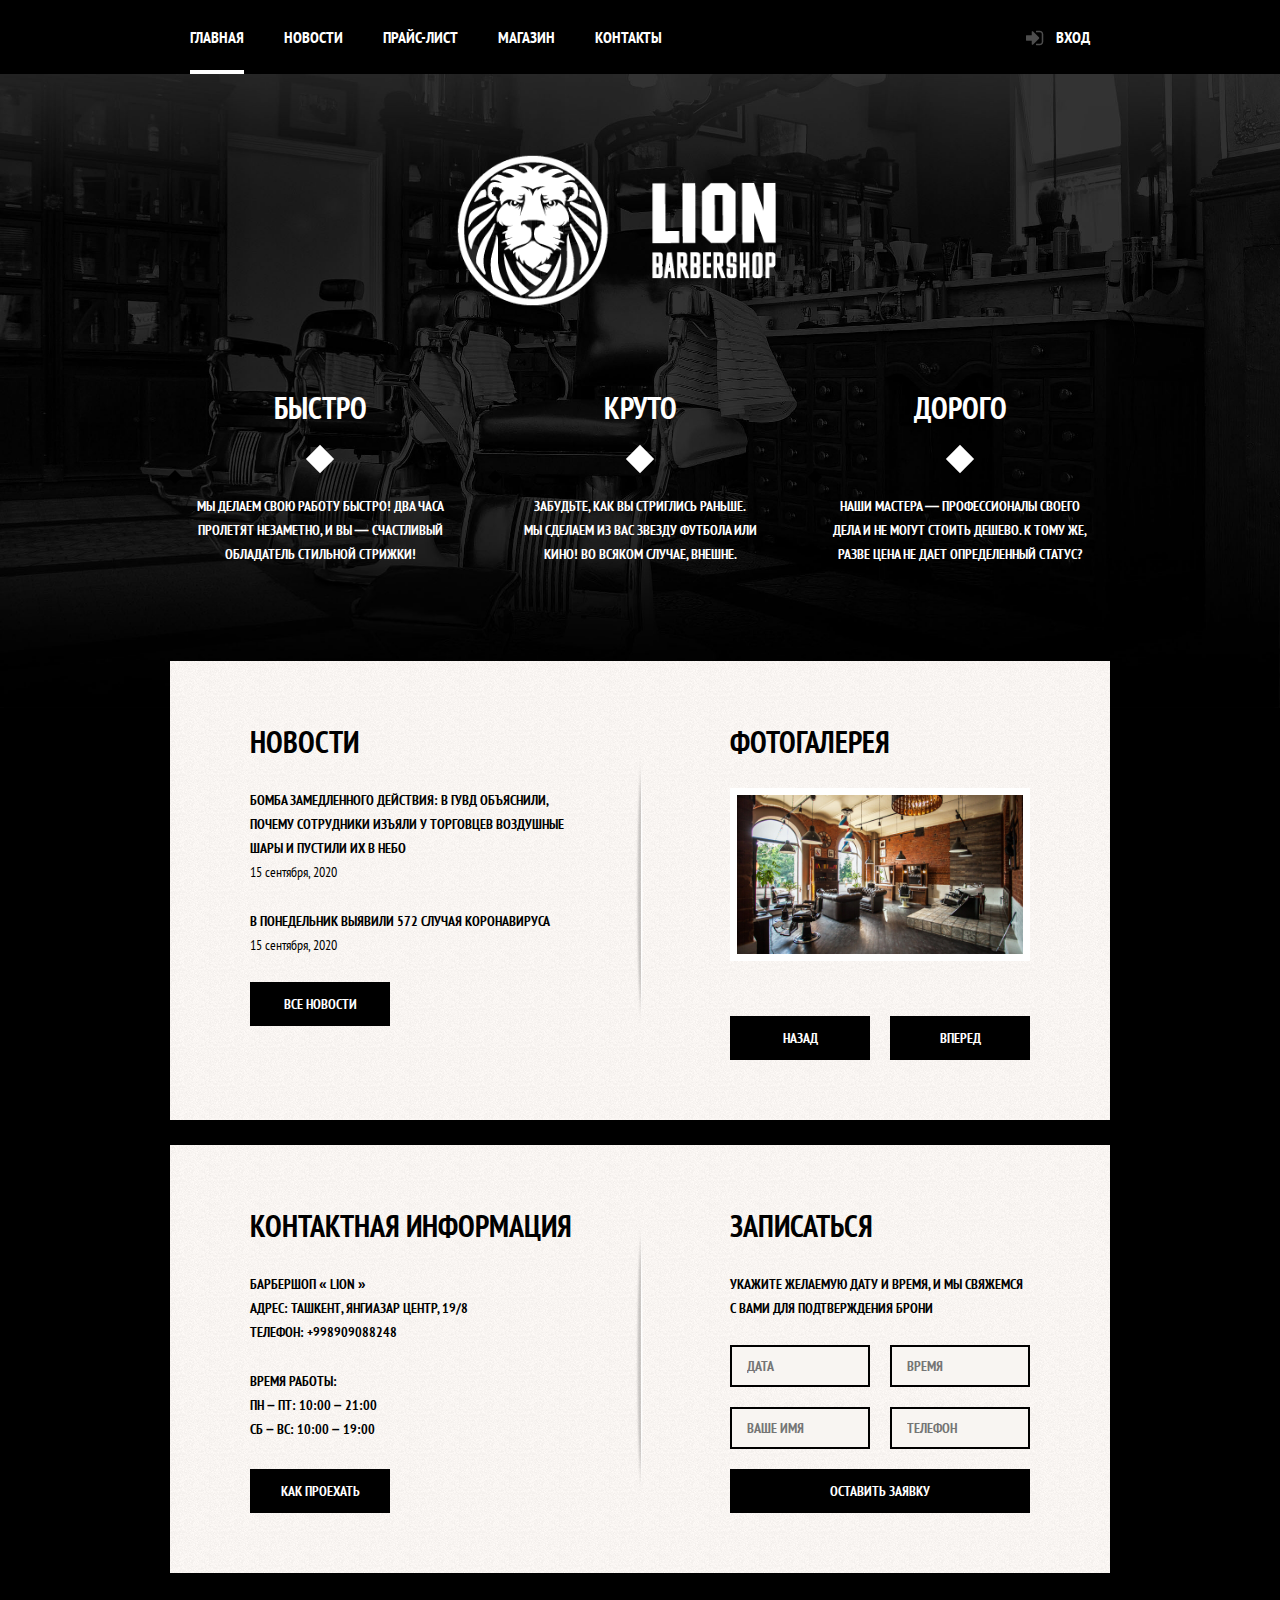
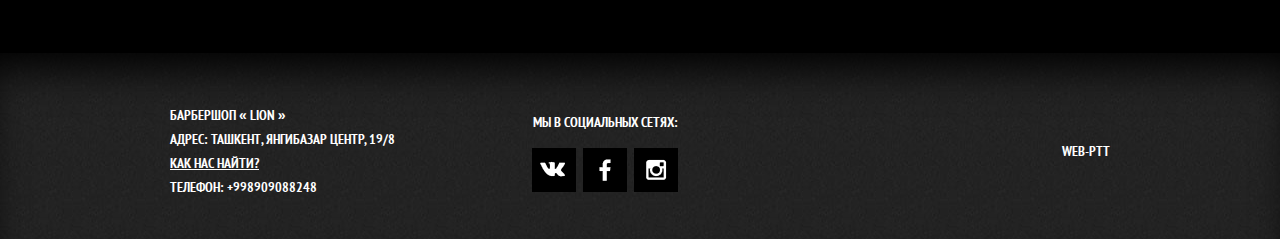
<file: barbershop-master/index.html>
<!DOCTYPE html>
<html lang="ru">

   	<head>
      	<meta charset="utf-8">
      	<title>Barbershop « Lion »</title>
      	<link rel="stylesheet" href="css/styles.css">
          <link rel="shortcut icon" href="img/favicon.ico" type="image/vnd.microsoft.icon"> <!-- иконка окола title   -->
      	<link rel="icon" type="image/png" href="img/favicon-96x96.png" sizes="96x96">
      	<link rel="icon" type="image/png" href="img/favicon-64x64.png" sizes="64x64">
      	<link rel="icon" type="image/png" href="img/favicon-32x32.png" sizes="32x32">
      	<link rel="icon" type="image/png" href="img/favicon-16x16.png" sizes="16x16">
   	</head>

   	<body>

      	<header class="page-header">
         	<nav class="nav-bar  container">

            	<ul class="main-nav">
               		<li class="main-nav-item">
						<a class="nav-item-link  current-page" href="index.html">Главная</a>
					</li>
               		<li class="main-nav-item">
						<a class="nav-item-link" href="news.html">Новости</a>
					</li>
               		<li class="main-nav-item">
						<a class="nav-item-link" href="price.html">Прайс-лист</a>
					</li>
               		<li class="main-nav-item">
						<a class="nav-item-link" href="shop.html">Магазин</a>
					</li>
               		<li class="main-nav-item">
						<a class="nav-item-link" href="contacts.html">Контакты</a>
					</li>
            	</ul>

            	<ul class="user-menu">
               		<li class="user-menu-item">
						<a class="login-btn  user-menu-link" href="login.html">Вход</a>
					</li>
            	</ul>

         	</nav>
      	</header>

      	<main class="index-main  page-main">
         	<div class="container">

	               	<h1 class="visually-hidden">Барбершоп « Lion »</h1>
	               	<img class="index-logo" src="img/lion4.png" width="400" alt="Барбершоп « Lion »">

	               	<section class="index-features">
	                  	<h2 class="visually-hidden">Наши преимущества</h2>
	                  	<ul class="features-content">
	                     	<li class="features-item">
	                        	<b class="feautures-item-title">Быстро</b>
	                        	<p>Мы&nbsp;делаем свою работу быстро! Два часа пролетят незаметно, и&nbsp;Вы&nbsp;&mdash; счастливый обладатель стильной стрижки!</p>
	                     	</li>
	                     	<li class="features-item">
	                        	<b class="feautures-item-title">Круто</b>
	                        	<p>Забудьте, как&nbsp;Вы стриглись раньше. Мы&nbsp;сделаем из&nbsp;Вас звезду футбола или кино! Во&nbsp;всяком случае, внешне.</p>
	                     	</li>
	                     	<li class="features-item">
	                        	<b class="feautures-item-title">Дорого</b>
	                        	<p>Наши мастера&nbsp;&mdash; профессионалы своего дела и&nbsp;не&nbsp;могут стоить дешево. К&nbsp;тому&nbsp;же, разве цена не&nbsp;дает определенный статус?</p>
	                     	</li>
	                  	</ul>
	               	</section>

            	<div class="index-content-wrapper">

	               	<section class="index-news">
	                  	<h2 class="index-content-title">Новости</h2>
	                  	<p>
	                     	<a href="https://uzreport.news/society/bomba-zamedlennogo-deystviya-v-guvd-obyasnili-pochemu-sotrudniki-izyali-u-torgovtsev-vozdu">Бомба замедленного действия: В ГУВД объяснили, почему сотрудники изъяли у торговцев воздушные шары и пустили их в небо</a>
                         <br>
                             <time datetime="2021-01-02">15 сентября, 2020</time>
	                  	</p>
	                  	<p>
                           <a href="https://uzreport.news/society/v-ponedelnik-viyavili-572-sluchaya-koronavirusa"> В понедельник выявили 572 случая коронавируса</a>
	                     	 <br>
                             <time datetime="2021-01-02">15 сентября, 2020</time>
	                  	</p>
	                  	<a class="btn" href="news.html" title="Перейти на страницу новостей">Все новости</a>
	               	</section>

	               	<section class="index-gallery">
	                  	<h2 class="index-content-title">Фотогалерея</h2>
	                  	<div class="gallery-content">
	                     	<a class="gallery-photo" href="img/gallery-item-1.jpg" title="Открыть в полном размере" target="_blank">
	                        	<img src="img/gallery-item-1.jpg" width="286" alt="Фото 1">
	                     	</a>
	                     	<a class="gallery-photo" href="img/gallery-item-2.jpg" title="Открыть в полном размере" target="_blank">
	                        	<img src="img/gallery-item-2.jpg" width="286" alt="Фото 2">
	                     	</a>
	                     	<a class="gallery-photo" href="img/gallery-item-3.jpg" title="Открыть в полном размере" target="_blank">
	                        	<img src="img/gallery-item-3.jpg" width="286"  alt="Фото 3">
	                     	</a>
	                     	<a class="gallery-photo" href="img/gallery-item-4.jpg" title="Открыть в полном размере" target="_blank">
	                        	<img src="img/gallery-item-4.jpg" width="286"  alt="Фото 4">
	                     	</a>
	                     	<a class="gallery-photo" href="img/gallery-item-5.jpg" title="Открыть в полном размере" target="_blank">
	                        	<img src="img/gallery-item-5.jpg" width="286"  alt="Фото 5">
	                     	</a>
							<a class="gallery-photo" href="img/gallery-item-6.jpg" title="Открыть в полном размере" target="_blank">
	                        	<img src="img/gallery-item-6.jpg" width="286" alt="Фото 6">
	                     	</a>
							<a class="gallery-photo" href="img/gallery-item-7.jpg" title="Открыть в полном размере" target="_blank">
	                        	<img src="img/gallery-item-7.jpg" width="286"  alt="Фото 7">
	                     	</a>
	                  	</div>
	               	</section>

            	</div>
            	<div class="index-content-wrapper">

	               	<section class="index-contacts">
	                  	<h2 class="index-content-title">Контактная информация</h2>
	                  	<p>
	                     	Барбершоп « Lion »<br>
	                     	Адрес: Ташкент, Янгиазар центр, 19/8<br>
	                     	Телефон: <a href="tel:+998909088248">+998909088248</a>
	                  	</p>
	                  	<p>
	                     	Время работы:<br>
	                     	Пн – Пт: 10:00 – 21:00<br>
	                     	Сб – Вс: 10:00 – 19:00<br>
	                  	</p>
	                  	<a class="map-btn  btn" href="contacts.html#map" title="Открыть карту">Как проехать</a>
	               	</section>

	               	<section class="index-appointment">
	                  	<h2 class="index-content-title">Записаться</h2>
	                  	<p>Укажите желаемую дату и время, и мы свяжемся с Вами для подтверждения брони</p>
	                  	<form class="appointment-form" action="index.html" method="post">

							<div class="form-field-group">
								<input id="date-field" class="appointment-field  form-field" type="text" name="date" placeholder="Дата">
								<label for="date-field" class="form-field-label">Дата</label>
							</div>

	                     	<div class="form-field-group">
								<input id="time-field" class="appointment-field  form-field" type="text" name="time" placeholder="Время">
								<label for="time-field" class="form-field-label">Время</label>
	                     	</div>

							<div class="form-field-group">
								<input id="name-field" class="appointment-field  form-field" type="text" name="name" placeholder="Ваше имя">
								<label for="name-field" class="form-field-label">Ваше имя</label>
	                     	</div>

							<div class="form-field-group">
								<input id="phone-field" class="appointment-field  form-field" type="tel" name="phone" placeholder="Телефон">
								<label for="phone-field" class="form-field-label">Телефон</label>
	                     	</div>

	                     	<button class="btn" type="submit">Оставить заявку</button>
	                  	</form>
	               	</section>

            	</div>

         	</div>
      	</main>

		<footer class="page-footer">
			<div class="footer-container  container">

				<p class="footer-contacts">
					Барбершоп « Lion »<br>
					Адрес: Ташкент, Янгибазар центр, 19/8<br>
					<a class="map-link" href="contacts.html#map" title="Открыть карту">Как нас найти?</a><br>
					Телефон: <a href="tel:+998909088248">+998909088248</a>
				</p>

				<div class="footer-social">
					<p>Мы в социальных сетях:</p>
					<a class="social-btn  social-btn-vk" href="https://vk.com" target="_blank">Вконтакте</a>
					<a class="social-btn  social-btn-fb" href="https://facebook.com" target="_blank">Фейсбук</a>
					<a class="social-btn  social-btn-inst" href="https://www.instagram.com" target="_blank">Инстаграм</a>
				</div>

				<p class="footer-copyright">
					<a href="#" title="Открыть " target="_blank">Web-ptt</a> 
				</p>

			</div>
		</footer>

		<div class="modal-overlay"></div>

		<div class="modal-content-form">
			<h1 class="inner-title">Личный кабинет</h1>
			<p>Введите логин и пароль</p>
			<form class="login-form" action="index.html" method="post">
				<div class="form-field-group">
					<input id="login-field" class="login-field  login-form-field  form-field" type="text" name="login" placeholder="Логин">
					<label for="login-field" class="form-field-label">Логин</label>
				</div>

				<div class="form-field-group">
					<input id="password-field" class="password-field  login-form-field  form-field" type="password" name="password" placeholder="Пароль">
					<label for="password-field" class="form-field-label">Пароль</label>
				</div>

				<label class="checkbox-field">
					<input class="custom-checkbox  visually-hidden" type="checkbox" name="remember" checked>
					<span class="checkbox-replacer"></span>
					Запомнить меня
				</label>

				<a class="restore-link" href="#">Напомнить пароль</a>
				<button class="btn" type="submit">Войти</button>
			</form>
			<p>Впервые на нашем сайте? <a class="sign-up-link" href="#">Зарегистрируйтесь!</a></p>
		</div>

		<div class="modal-content-photo"></div>

		<div class="modal-content-map">
			<iframe src="https://www.google.com/maps/d/embed?mid=1F4AtPJ_ZJSprzj2H8xhY6VH_gQM" width="700" height="480"></iframe>
		</div>

		<script type="text/javascript" src="js/scripts.js"></script>

   	</body>

</html>
</file>
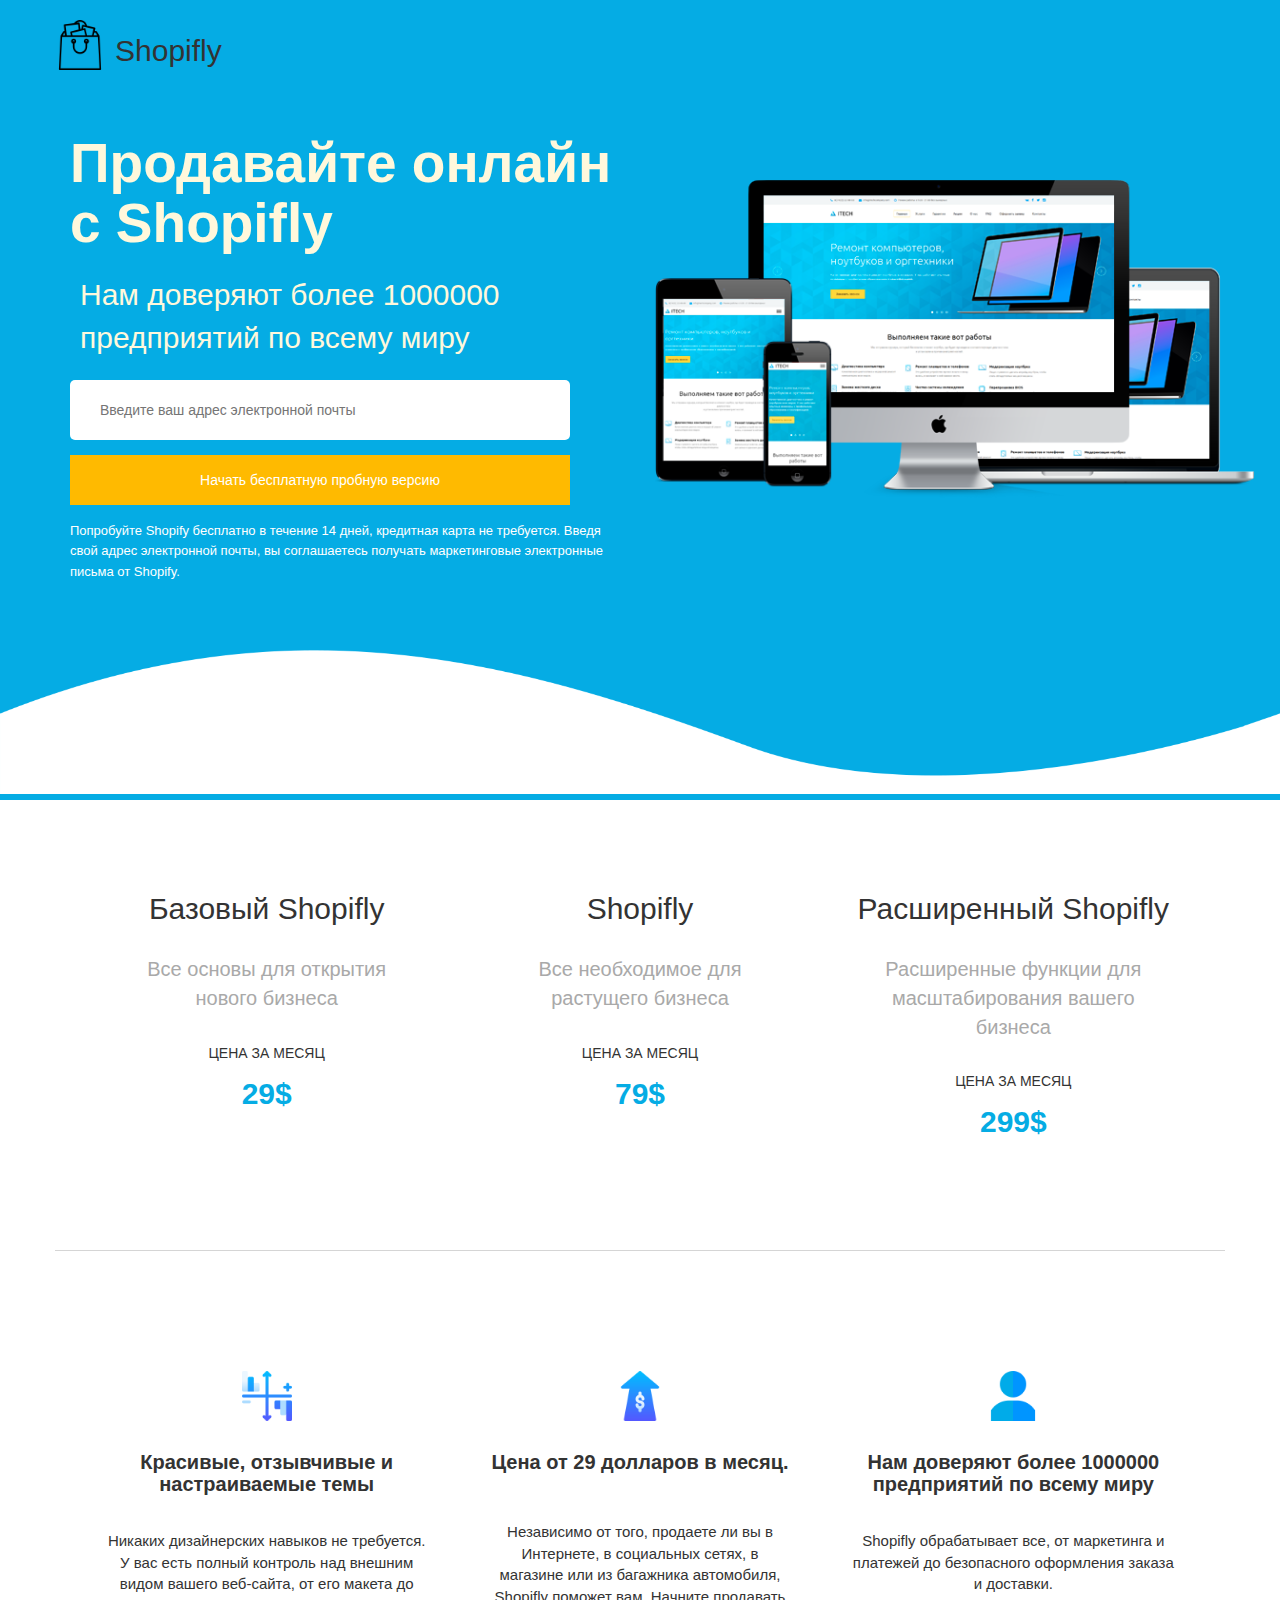
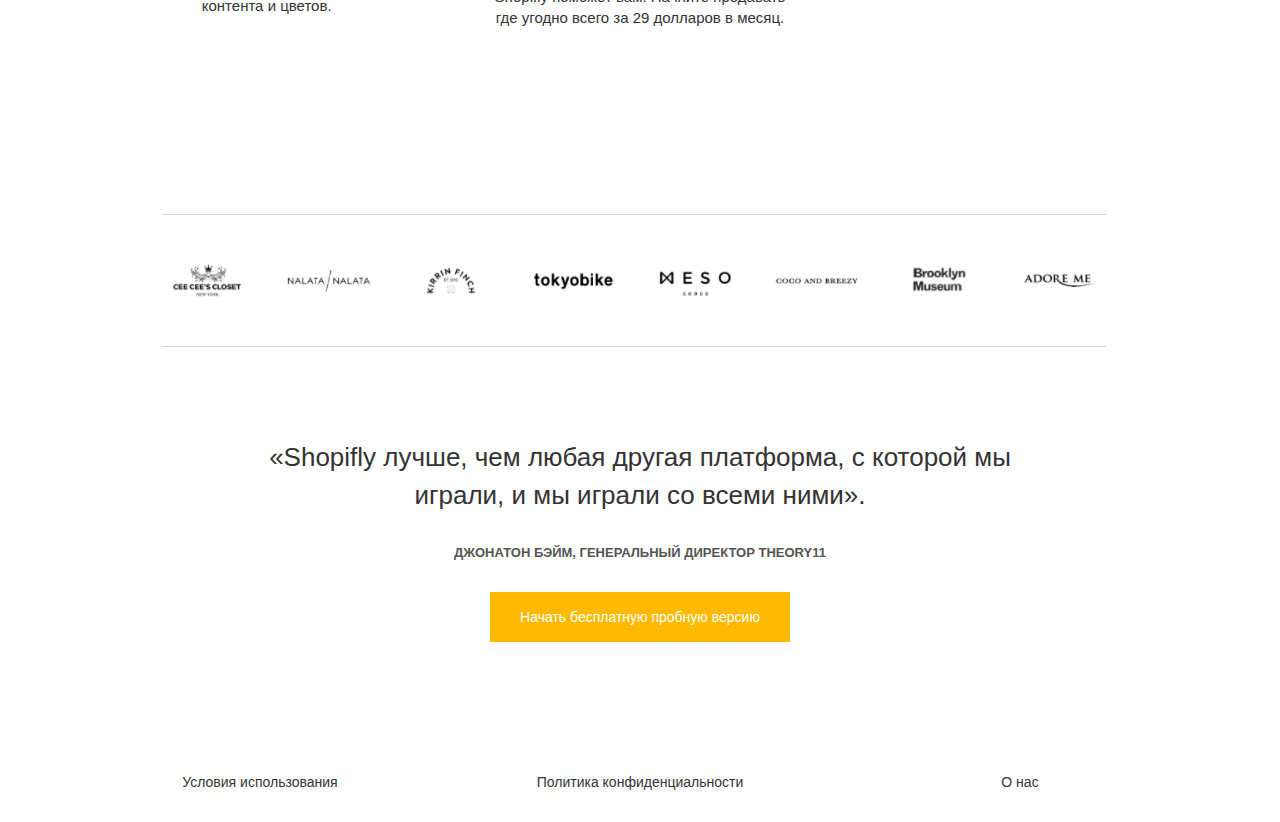
<file: shopifly/index.html>
<!DOCTYPE html>
<html lang="ru">
<head>
    <meta charset="UTF-8">
    <meta name="viewport" content="width=device-width, initial-scale=1.0">
    <title>Shopifly</title>
    <link rel="stylesheet" href="style.css">
    

</head>
<body class="body">

   



<main >
   
    <article class="z1">
       <section>
    <div class="container ">
        <div class="row z22">
             <div class="header1 ">
<img src="img/logo/shopping-bag.png" alt="logo" width="50px" class="logo-fly">
<p class="logop">Shopifly</p>
       </div>
            <div class="  col-lg-6 col-md-6 col-sm-12 col-xs-12">
        <h1 class="h1-z">Продавайте онлайн с Shopifly</h1>
    <p class="two-z">Нам доверяют более 1000000  предприятий по всему миру</p>

<form class="form-fly">
    <div class="form-group">
      <div class="col">
        <input type="email" class="form-input"  placeholder="Введите ваш адрес электронной почты">
      </div>
    </div>
    <div class="form-group">
      
        
        <button class="btn-v"  href="#">Начать бесплатную пробную версию</button>
      
    </div>
  </form>
<span class="form-span"> Попробуйте Shopify бесплатно в течение 14 дней, кредитная карта не требуется. Введя свой адрес электронной почты, вы соглашаетесь получать маркетинговые электронные письма от Shopify.</span>
    </div>
   
       <div class="z11 col-lg-4 offset-lg-2  col-md-5 offset-md-0 col-sm-8 offset-sm-2">
            <img src="img/itech-desktop.png" alt="ss" width="600px" ></div>
    
        </div>
    </div>
</section> 
  <div class="header-w"></div>
    <div class="content-w">
        <div class="wave">
            <div class="wave__one"></div>
            <div class="wave__two"></div>
        </div>
    </div>
    
    </article>
   
   

    



    
    <article>
        <section>
            <div class="container">
                <div class=" container-card">
                     <div class="card">
                        <h2 class="h2">Базовый Shopifly</h2>
                        <div class="card-1">
                            <p class="card-1-p">Все основы для открытия нового бизнеса</p>
                            <p class="card-1-p2">ЦЕНА ЗА МЕСЯЦ</p>
                            <span class="card-1-s">29$</span>
                        </div></div>

                        <div class="card">
                            <h2 >Shopifly</h2>
                            <div class="card-1">
                                <p class="card-1-p">Все необходимое для растущего бизнеса</p>
                                <p class="card-1-p2">ЦЕНА ЗА МЕСЯЦ</p>
                                <span class="card-1-s">79$</span>
                            </div></div>

                            <div class="card">
                                <h2 class="h2">Расширенный Shopifly</h2>
                                <div class="card-1">
                                    <p class="card-1-p">Расширенные функции для масштабирования вашего бизнеса</p>
                                    <p class="card-1-p2">ЦЕНА ЗА МЕСЯЦ</p>
                                    <span class="card-1-s">299$</span>
                </div>
            </div></div></div>
         
        </section>
    </article>
    <div class="container">
        <div class="row">
           <div class="line"></div>  
        </div>
    </div>
      
  </section>
  <div class="features">
      <div class="container">
          
          <div class="icon features-slider">
   <div class="item features-block">
        <div class="item-1">
            <img src="img/icon/market-fluctuation.png" width="50px" alt="img" class="features-img">
            <h3 class="h3-icon">Красивые, отзывчивые и настраиваемые темы</h3>
            <p class="item-pp">Никаких дизайнерских навыков не требуется. У вас есть полный контроль над внешним видом вашего веб-сайта, от его макета до контента и цветов.</p>
        </div>
    </div>      
    <div class="item features-block">
        <div class="item-1">
            <img src="img/icon/money-growth.png" width="50px"  alt="img" class="features-img">
            <h3 class="h3-icon">Цена от 29 долларов в месяц.</h3>
            <p class="item-p">Независимо от того, продаете ли вы в Интернете, в социальных сетях, в магазине или из багажника автомобиля, Shopifly поможет вам. Начните продавать где угодно всего за 29 долларов в месяц.</p>
        </div>
    </div>    
    <div class="item features-block">
        <div class="item-1">
            <img src="img/icon/user.png" width="50px"  alt="img" class="features-img">
            <h3 class="h3-icon" >Нам доверяют более 1000000 предприятий по всему миру</h3>
            <p class="item-pp">Shopifly обрабатывает все, от маркетинга и платежей до безопасного оформления заказа и доставки.</p>
        </div>
    </div>  
          </div>
      </div>
  </div></div>
</main>


<footer>
    <div class="logo-footer">
        <img src="img/Screenshot_2.png" alt="logo" class ="footer_logo">
    </div>


    <div class="fff">
        <p class="footer-p">«Shopifly лучше, чем любая другая платформа, с которой мы  <br>играли, и мы играли со всеми ними».</p>
        <span class="footer-s">ДЖОНАТОН БЭЙМ, ГЕНЕРАЛЬНЫЙ ДИРЕКТОР THEORY11</span>
        <button class="btn-v btn-2"  data-modal-button="modal-1" type="submit" id="show-modal" href="#">Начать бесплатную пробную версию</button>
    </div>
    <div class="container">
        <div class="but">
    <p>Условия использования </p>
    <p>Политика конфиденциальности</p>
    <p>O нас</p>
</div>
    </div>

</footer>

<div class="fade-block" id="modal-1">
    <div class="modal-overlay">
        <div class="modal-window">
            <div class="modal-header">
                <span class="modal-title">Начните бесплатную 14-дневную пробную версию Shopifly</span>
                <span class="modal-close btn-dark"  data-modal-close
                > &times;</span>
            </div>
                <div class="modal-body">
                   <input type="email" class="form-input"  placeholder="Введите ваш адрес электронной почты">
                   <input type="password" class="form-input"  placeholder="Пароль">
                   <input  class="form-input"  placeholder="Название вашего магазина">
                 </div>
                <div class="modal-footer">
                    <button class="modal-btn btn-v"  type="submit" data-modal-close>Создайте свой магазин</button>
                  
                 </div>
            
        </div>

    </div>
</div>

       

 

<script src="script.js"></script>
</body>
  <!-- Подключаем Bootstrap CSS с CDN-->
  <!-- Latest compiled and minified CSS -->
<link rel="stylesheet" href="https://stackpath.bootstrapcdn.com/bootstrap/3.4.1/css/bootstrap.min.css" integrity="sha384-HSMxcRTRxnN+Bdg0JdbxYKrThecOKuH5zCYotlSAcp1+c8xmyTe9GYg1l9a69psu" crossorigin="anonymous">

<!-- Optional theme -->







</html>
</file>
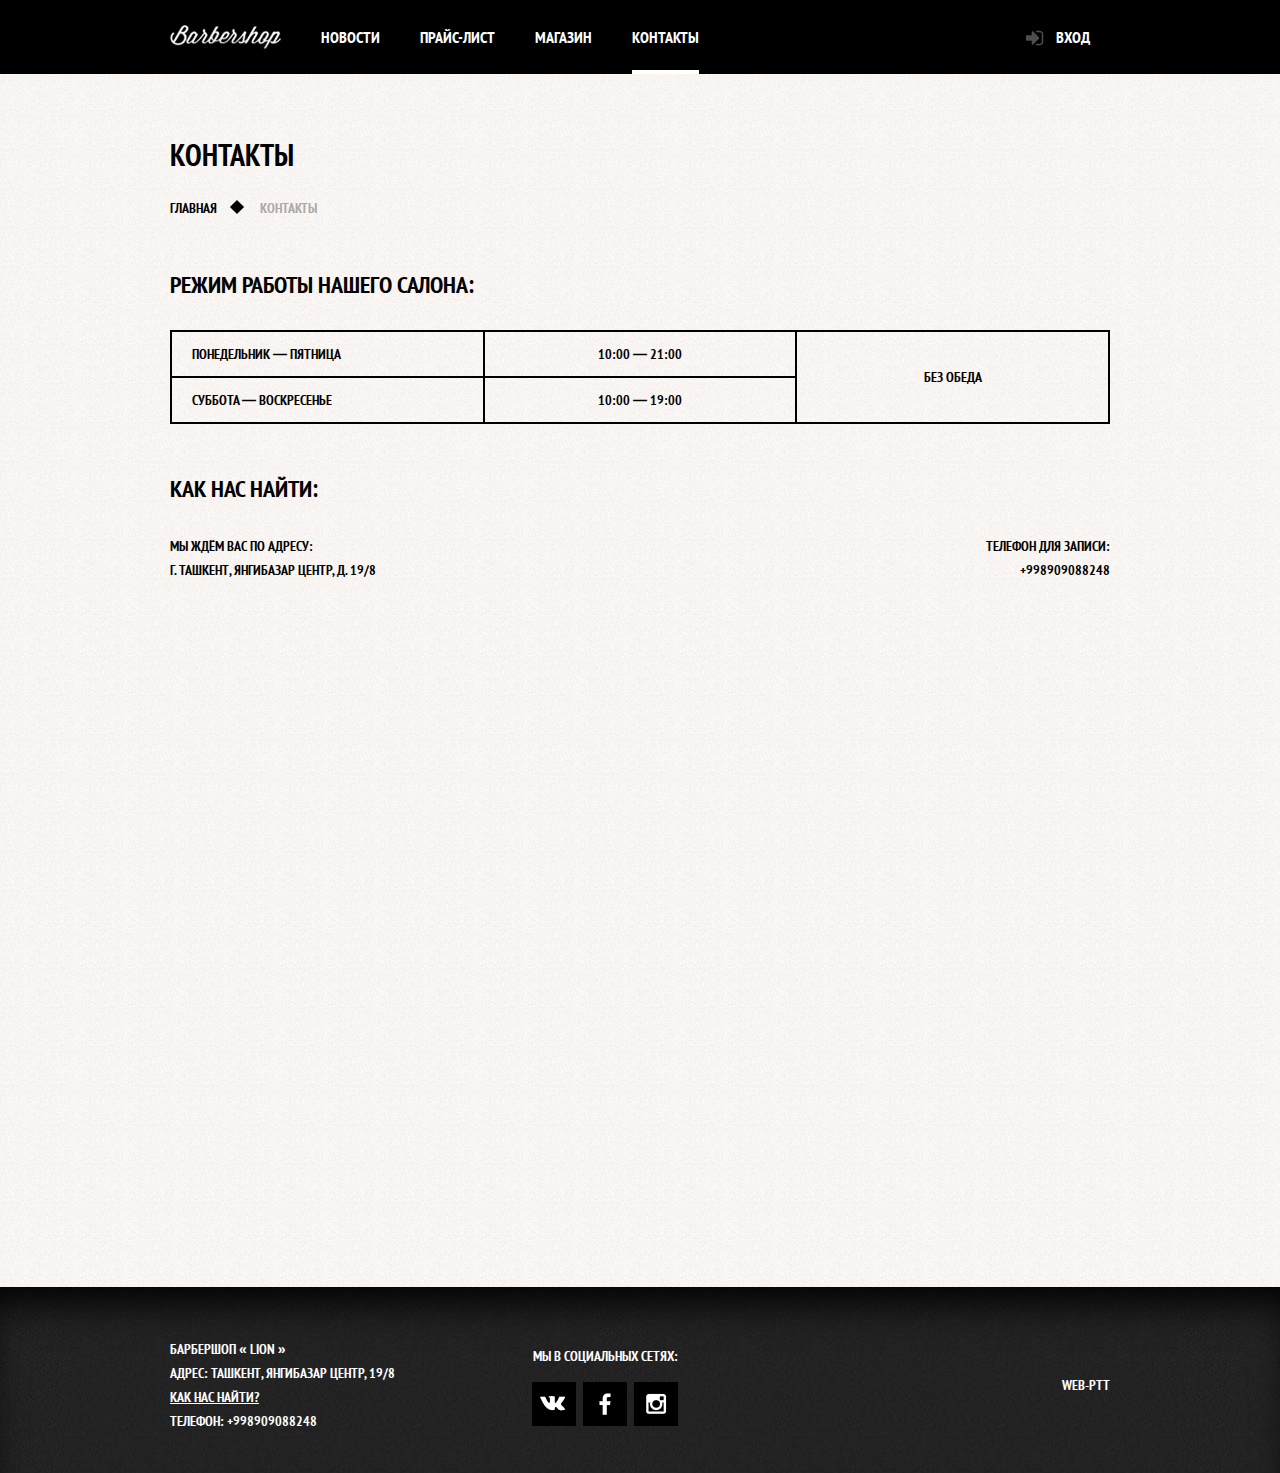
<file: barbershop-master/contacts.html>
<!DOCTYPE html>
<html lang="ru">

   	<head>
      	<meta charset="utf-8">
      	<title>Контакты — Borodinski</title>
      	<link rel="stylesheet" href="css/styles.css">
      	<link rel="shortcut icon" href="img/favicon.ico" type="image/vnd.microsoft.icon">
      	<link rel="icon" type="image/png" href="img/favicon-96x96.png" sizes="96x96">
      	<link rel="icon" type="image/png" href="img/favicon-64x64.png" sizes="64x64">
      	<link rel="icon" type="image/png" href="img/favicon-32x32.png" sizes="32x32">
      	<link rel="icon" type="image/png" href="img/favicon-16x16.png" sizes="16x16">
   	</head>

   	<body>

		<header class="page-header">
         	<nav class="nav-bar  container">

				<a class="inner-logo" href="index.html" title="Вернуться на главную">
					<img src="img/inner-logo.png" width="111" height="24" alt="Барбершоп «Borodinski">
				</a>

				<ul class="main-nav">
               		<li class="main-nav-item">
						<a class="nav-item-link" href="news.html">Новости</a>
					</li>
               		<li class="main-nav-item">
						<a class="nav-item-link" href="price.html">Прайс-лист</a>
					</li>
               		<li class="main-nav-item">
						<a class="nav-item-link" href="shop.html">Магазин</a>
					</li>
               		<li class="main-nav-item">
						<a class="nav-item-link  current-page" href="contacts.html">Контакты</a>
					</li>
            	</ul>

            	<ul class="user-menu">
               		<li class="user-menu-item">
						<a class="login-btn  user-menu-link" href="login.html">Вход</a>
					</li>
            	</ul>

         	</nav>
      	</header>

      	<main class="page-main">
         	<div class="container">

            	<h1 class="inner-title">Контакты</h1>
            	<nav class="breadcrumps">
               		<a class="breadcrumps-link" href="index.html">Главная</a>
               		<span class="breadcrumps-current">Контакты</span>
            	</nav>

            	<section class="schedule  contacts-content-wrapper">
               		<h2 class="inner-content-title">Режим работы нашего салона:</h2>
               		<table>
                  		<tr>
                     		<td>Понедельник — Пятница</td>
                     		<td>10:00 — 21:00</td>
                     		<td rowspan="2">Без обеда</td>
                  		</tr>
                  		<tr>
                     		<td>Суббота — Воскресенье</td>
                     		<td>10:00 — 19:00</td>
                  		</tr>
               		</table>
            	</section>

            	<section class="location  contacts-content-wrapper">
               		<h2 class="inner-content-title">Как нас найти:</h2>
               		<p>
                  		Мы ждём Вас по адресу:<br>
                  		г. Ташкент, Янгибазар центр, д. 19/8
               		</p>
               		<p>
                  		Телефон для записи:<br>
                  		<a href="tel:+998909088248">+998909088248</a>
               		</p>
               		<iframe id="map" class="location-map" src="https://yandex.ru/map-widget/v1/-/CBQJiVTrHC" width="940" height="500"></iframe>
            	</section>

         	</div>
      	</main>

          <footer class="page-footer">
			<div class="footer-container  container">

				<p class="footer-contacts">
					Барбершоп « Lion »<br>
					Адрес: Ташкент, Янгибазар центр, 19/8<br>
					<a class="map-link" href="contacts.html#map" title="Открыть карту">Как нас найти?</a><br>
					Телефон: <a href="tel:+998909088248">+998909088248</a>
				</p>

				<div class="footer-social">
					<p>Мы в социальных сетях:</p>
					<a class="social-btn  social-btn-vk" href="https://vk.com" target="_blank">Вконтакте</a>
					<a class="social-btn  social-btn-fb" href="https://facebook.com" target="_blank">Фейсбук</a>
					<a class="social-btn  social-btn-inst" href="https://www.instagram.com" target="_blank">Инстаграм</a>
				</div>

				<p class="footer-copyright">
					<a href="#" title="Открыть " target="_blank">Web-ptt</a> 
				</p>

			</div>
		</footer>

		<div class="modal-overlay"></div>

		<div class="modal-content-form">
			<h1 class="inner-title">Личный кабинет</h1>
			<p>Введите логин и пароль</p>
			<form class="login-form" action="contacts.html" method="post">
				<div class="form-field-group">
					<input id="login-field" class="login-field  login-form-field  form-field" type="text" name="login" placeholder="Логин">
					<label for="login-field" class="form-field-label">Логин</label>
				</div>

				<div class="form-field-group">
					<input id="password-field" class="password-field  login-form-field  form-field" type="password" name="password" placeholder="Пароль">
					<label for="password-field" class="form-field-label">Пароль</label>
				</div>

				<label class="checkbox-field">
					<input class="custom-checkbox  visually-hidden" type="checkbox" name="remember" checked>
					<span class="checkbox-replacer"></span>
					Запомнить меня
				</label>

				<a class="restore-link" href="#">Напомнить пароль</a>
				<button class="btn" type="submit">Войти</button>
			</form>
			<p>Впервые на нашем сайте? <a class="sign-up-link" href="#">Зарегистрируйтесь!</a></p>
		</div>

		<div class="modal-content-map">
			<iframe class="location-map" src="https://yandex.ru/map-widget/v1/-/CBQJiVTrHC" width="766" height="560"></iframe>
		</div>

		<script type="text/javascript" src="js/scripts.js"></script>

   	</body>

</html>
</file>
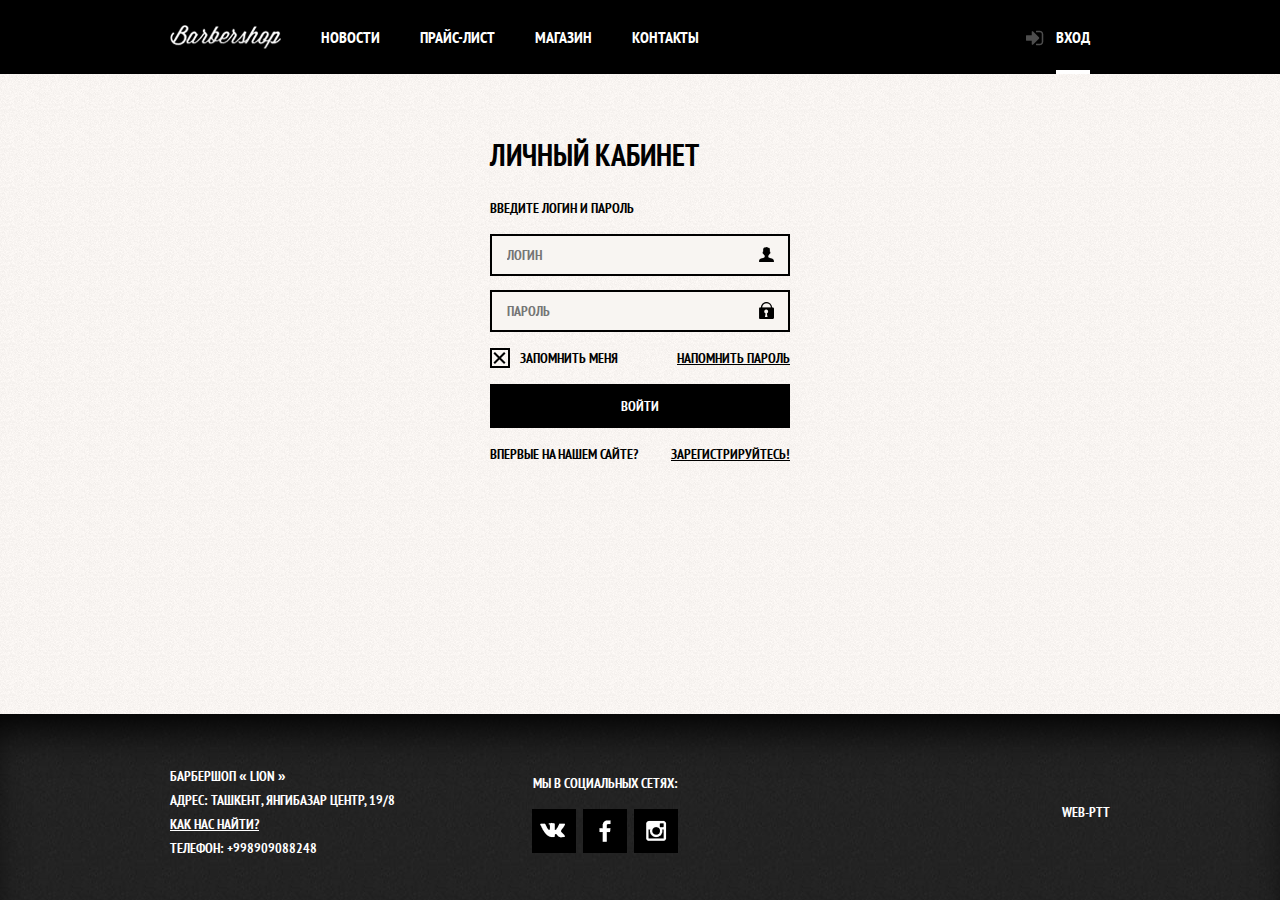
<file: barbershop-master/login.html>
<!DOCTYPE html>
<html lang="ru">

   	<head>
      	<meta charset="utf-8">
      	<title>Вход — Borodinski</title>
      	<link rel="stylesheet" href="css/styles.css">
      	<link rel="shortcut icon" href="img/favicon.ico" type="image/vnd.microsoft.icon">
      	<link rel="icon" type="image/png" href="img/favicon-96x96.png" sizes="96x96">
      	<link rel="icon" type="image/png" href="img/favicon-64x64.png" sizes="64x64">
      	<link rel="icon" type="image/png" href="img/favicon-32x32.png" sizes="32x32">
      	<link rel="icon" type="image/png" href="img/favicon-16x16.png" sizes="16x16">
   	</head>

   	<body>

		<header class="page-header">
         	<nav class="nav-bar  container">

				<a class="inner-logo" href="index.html" title="Вернуться на главную">
					<img src="img/inner-logo.png" width="111" height="24" alt="Барбершоп «Borodinski">
				</a>

				<ul class="main-nav">
               		<li class="main-nav-item">
						<a class="nav-item-link" href="news.html">Новости</a>
					</li>
               		<li class="main-nav-item">
						<a class="nav-item-link" href="price.html">Прайс-лист</a>
					</li>
               		<li class="main-nav-item">
						<a class="nav-item-link" href="shop.html">Магазин</a>
					</li>
               		<li class="main-nav-item">
						<a class="nav-item-link" href="contacts.html">Контакты</a>
					</li>
            	</ul>

            	<ul class="user-menu">
               		<li class="user-menu-item">
						<a class="login-btn  current-page  user-menu-link" href="login.html">Вход</a>
					</li>
            	</ul>

         	</nav>
      	</header>

      	<main class="page-main">
	        <div class="login-content">
	            <h1 class="inner-title">Личный кабинет</h1>
	            <p>Введите логин и пароль</p>
				<form class="login-form" action="login.html" method="post">
					<div class="form-field-group">
						<input id="login-field" class="login-field  login-form-field  form-field" type="text" name="login" placeholder="Логин" required>
						<label for="login-field" class="form-field-label">Логин</label>
					</div>

					<div class="form-field-group">
						<input id="password-field" class="password-field  login-form-field  form-field" type="password" name="password" placeholder="Пароль" required>
						<label for="password-field" class="form-field-label">Пароль</label>
					</div>

					<label class="checkbox-field">
						<input class="custom-checkbox  visually-hidden" type="checkbox" name="remember" checked>
						<span class="checkbox-replacer"></span>
						Запомнить меня
					</label>

					<a class="restore-link" href="#">Напомнить пароль</a>
					<button class="btn" type="submit">Войти</button>
				</form>
				<p>Впервые на нашем сайте? <a class="sign-up-link" href="#">Зарегистрируйтесь!</a></p>
	        </div>
      	</main>

          <footer class="page-footer">
			<div class="footer-container  container">

				<p class="footer-contacts">
					Барбершоп « Lion »<br>
					Адрес: Ташкент, Янгибазар центр, 19/8<br>
					<a class="map-link" href="contacts.html#map" title="Открыть карту">Как нас найти?</a><br>
					Телефон: <a href="tel:+998909088248">+998909088248</a>
				</p>

				<div class="footer-social">
					<p>Мы в социальных сетях:</p>
					<a class="social-btn  social-btn-vk" href="https://vk.com" target="_blank">Вконтакте</a>
					<a class="social-btn  social-btn-fb" href="https://facebook.com" target="_blank">Фейсбук</a>
					<a class="social-btn  social-btn-inst" href="https://www.instagram.com" target="_blank">Инстаграм</a>
				</div>

				<p class="footer-copyright">
					<a href="#" title="Открыть " target="_blank">Web-ptt</a> 
				</p>

			</div>
		</footer>

   	</body>

</html>
</file>
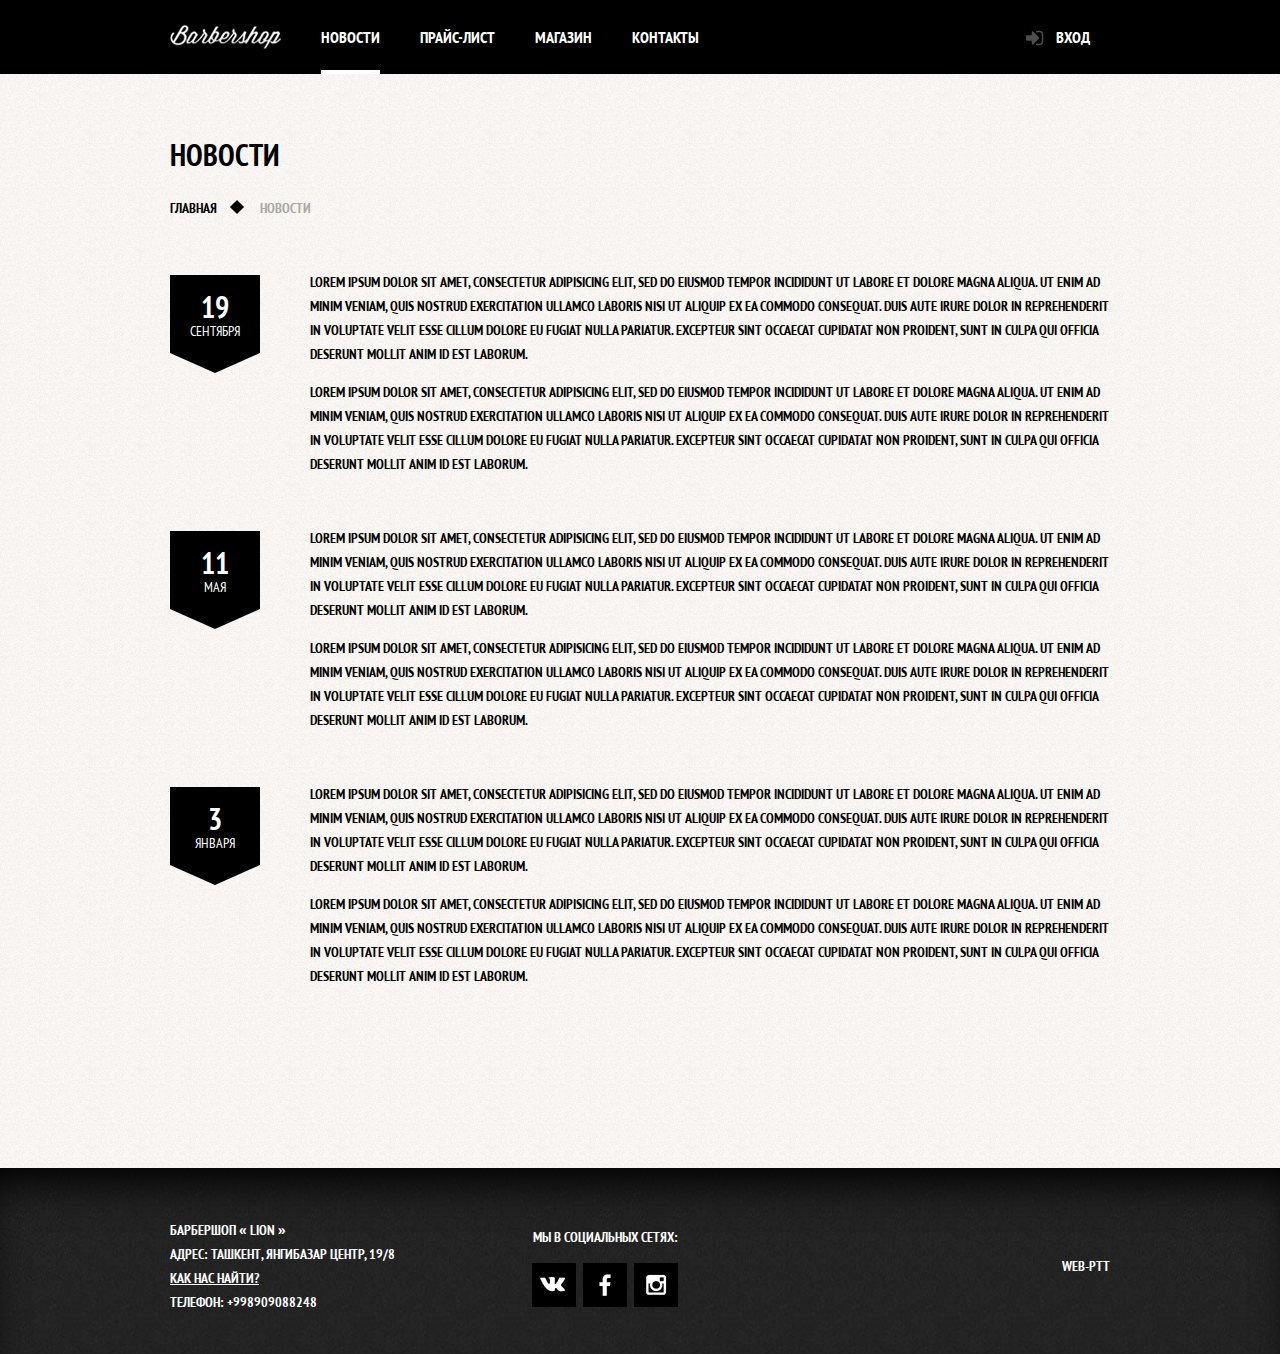
<file: barbershop-master/news.html>
<!DOCTYPE html>
<html lang="ru">

   	<head>
      	<meta charset="utf-8">
      	<title>Новости — Borodinski</title>
      	<link rel="stylesheet" href="css/styles.css">
      	<link rel="shortcut icon" href="img/favicon.ico" type="image/vnd.microsoft.icon">
      	<link rel="icon" type="image/png" href="img/favicon-96x96.png" sizes="96x96">
      	<link rel="icon" type="image/png" href="img/favicon-64x64.png" sizes="64x64">
      	<link rel="icon" type="image/png" href="img/favicon-32x32.png" sizes="32x32">
      	<link rel="icon" type="image/png" href="img/favicon-16x16.png" sizes="16x16">
   	</head>

   <body>

	   <header class="page-header">
		   <nav class="nav-bar  container">

			   <a class="inner-logo" href="index.html" title="Вернуться на главную">
				   <img src="img/inner-logo.png" width="111" height="24" alt="Барбершоп «Borodinski">
			   </a>

			   <ul class="main-nav">
				   <li class="main-nav-item">
					   <a class="nav-item-link  current-page" href="news.html">Новости</a>
				   </li>
				   <li class="main-nav-item">
					   <a class="nav-item-link" href="price.html">Прайс-лист</a>
				   </li>
				   <li class="main-nav-item">
					   <a class="nav-item-link" href="shop.html">Магазин</a>
				   </li>
				   <li class="main-nav-item">
					   <a class="nav-item-link" href="contacts.html">Контакты</a>
				   </li>
			   </ul>

			   <ul class="user-menu">
				   <li class="user-menu-item">
					   <a class="login-btn  user-menu-link" href="login.html">Вход</a>
				   </li>
			   </ul>

		   </nav>
	   </header>

      	<main class="page-main">
	        <div class="container">

	            <h1 class="inner-title">Новости</h1>
	            <nav class="breadcrumps">
	               	<a class="breadcrumps-link" href="index.html">Главная</a>
	               	<span class="breadcrumps-current">Новости</span>
	            </nav>

	            <section class="news-content-wrapper">
	               	<article class="news-item">
	                  	<div class="news-item-body">
	                     	<p>Lorem ipsum dolor sit amet, consectetur adipisicing elit, sed do eiusmod tempor incididunt ut labore et dolore magna aliqua. Ut enim ad minim veniam, quis nostrud exercitation ullamco laboris nisi ut aliquip ex ea commodo consequat. Duis aute irure dolor in reprehenderit in voluptate velit esse cillum dolore eu fugiat nulla pariatur. Excepteur sint occaecat cupidatat non proident, sunt in culpa qui officia deserunt mollit anim id est laborum.</p>
	                     	<p>Lorem ipsum dolor sit amet, consectetur adipisicing elit, sed do eiusmod tempor incididunt ut labore et dolore magna aliqua. Ut enim ad minim veniam, quis nostrud exercitation ullamco laboris nisi ut aliquip ex ea commodo consequat. Duis aute irure dolor in reprehenderit in voluptate velit esse cillum dolore eu fugiat nulla pariatur. Excepteur sint occaecat cupidatat non proident, sunt in culpa qui officia deserunt mollit anim id est laborum.</p>
	                  	</div>
	                  	<time class="news-item-datetime" datetime="2017-09-19"><span class="big-number">19</span> сентября<span class="visually-hidden">, 2017</span></time>
	               	</article>
	               	<article class="news-item">
	                  	<div class="news-item-body">
	                     	<p>Lorem ipsum dolor sit amet, consectetur adipisicing elit, sed do eiusmod tempor incididunt ut labore et dolore magna aliqua. Ut enim ad minim veniam, quis nostrud exercitation ullamco laboris nisi ut aliquip ex ea commodo consequat. Duis aute irure dolor in reprehenderit in voluptate velit esse cillum dolore eu fugiat nulla pariatur. Excepteur sint occaecat cupidatat non proident, sunt in culpa qui officia deserunt mollit anim id est laborum.</p>
	                     	<p>Lorem ipsum dolor sit amet, consectetur adipisicing elit, sed do eiusmod tempor incididunt ut labore et dolore magna aliqua. Ut enim ad minim veniam, quis nostrud exercitation ullamco laboris nisi ut aliquip ex ea commodo consequat. Duis aute irure dolor in reprehenderit in voluptate velit esse cillum dolore eu fugiat nulla pariatur. Excepteur sint occaecat cupidatat non proident, sunt in culpa qui officia deserunt mollit anim id est laborum.</p>
	                  	</div>
	                  	<time class="news-item-datetime" datetime="2017-05-11"><span class="big-number">11</span> мая<span class="visually-hidden">, 2017</span></time>
	               	</article>
	               	<article class="news-item">
	                  	<div class="news-item-body">
	                     	<p>Lorem ipsum dolor sit amet, consectetur adipisicing elit, sed do eiusmod tempor incididunt ut labore et dolore magna aliqua. Ut enim ad minim veniam, quis nostrud exercitation ullamco laboris nisi ut aliquip ex ea commodo consequat. Duis aute irure dolor in reprehenderit in voluptate velit esse cillum dolore eu fugiat nulla pariatur. Excepteur sint occaecat cupidatat non proident, sunt in culpa qui officia deserunt mollit anim id est laborum.</p>
	                     	<p>Lorem ipsum dolor sit amet, consectetur adipisicing elit, sed do eiusmod tempor incididunt ut labore et dolore magna aliqua. Ut enim ad minim veniam, quis nostrud exercitation ullamco laboris nisi ut aliquip ex ea commodo consequat. Duis aute irure dolor in reprehenderit in voluptate velit esse cillum dolore eu fugiat nulla pariatur. Excepteur sint occaecat cupidatat non proident, sunt in culpa qui officia deserunt mollit anim id est laborum.</p>
	                  	</div>
	                  	<time class="news-item-datetime" datetime="2017-01-03"><span class="big-number">3</span> января<span class="visually-hidden">, 2017</span></time>
	               	</article>
	            </section>

	        </div>
      	</main>

          <footer class="page-footer">
			<div class="footer-container  container">

				<p class="footer-contacts">
					Барбершоп « Lion »<br>
					Адрес: Ташкент, Янгибазар центр, 19/8<br>
					<a class="map-link" href="contacts.html#map" title="Открыть карту">Как нас найти?</a><br>
					Телефон: <a href="tel:+998909088248">+998909088248</a>
				</p>

				<div class="footer-social">
					<p>Мы в социальных сетях:</p>
					<a class="social-btn  social-btn-vk" href="https://vk.com" target="_blank">Вконтакте</a>
					<a class="social-btn  social-btn-fb" href="https://facebook.com" target="_blank">Фейсбук</a>
					<a class="social-btn  social-btn-inst" href="https://www.instagram.com" target="_blank">Инстаграм</a>
				</div>

				<p class="footer-copyright">
					<a href="#" title="Открыть " target="_blank">Web-ptt</a> 
				</p>

			</div>
		</footer>

		<div class="modal-overlay"></div>

		<div class="modal-content-form">
			<h1 class="inner-title">Личный кабинет</h1>
			<p>Введите логин и пароль</p>
			<form class="login-form" action="news.html" method="post">
				<div class="form-field-group">
					<input id="login-field" class="login-field  login-form-field  form-field" type="text" name="login" placeholder="Логин">
					<label for="login-field" class="form-field-label">Логин</label>
				</div>

				<div class="form-field-group">
					<input id="password-field" class="password-field  login-form-field  form-field" type="password" name="password" placeholder="Пароль">
					<label for="password-field" class="form-field-label">Пароль</label>
				</div>

				<label class="checkbox-field">
					<input class="custom-checkbox  visually-hidden" type="checkbox" name="remember" checked>
					<span class="checkbox-replacer"></span>
					Запомнить меня
				</label>

				<a class="restore-link" href="#">Напомнить пароль</a>
				<button class="btn" type="submit">Войти</button>
			</form>
			<p>Впервые на нашем сайте? <a class="sign-up-link" href="#">Зарегистрируйтесь!</a></p>
		</div>

		<div class="modal-content-map">
			<iframe class="location-map" src="https://yandex.ru/map-widget/v1/-/CBQJiVTrHC" width="766" height="560"></iframe>
		</div>

		<script type="text/javascript" src="js/scripts.js"></script>

   	</body>

</html>
</file>
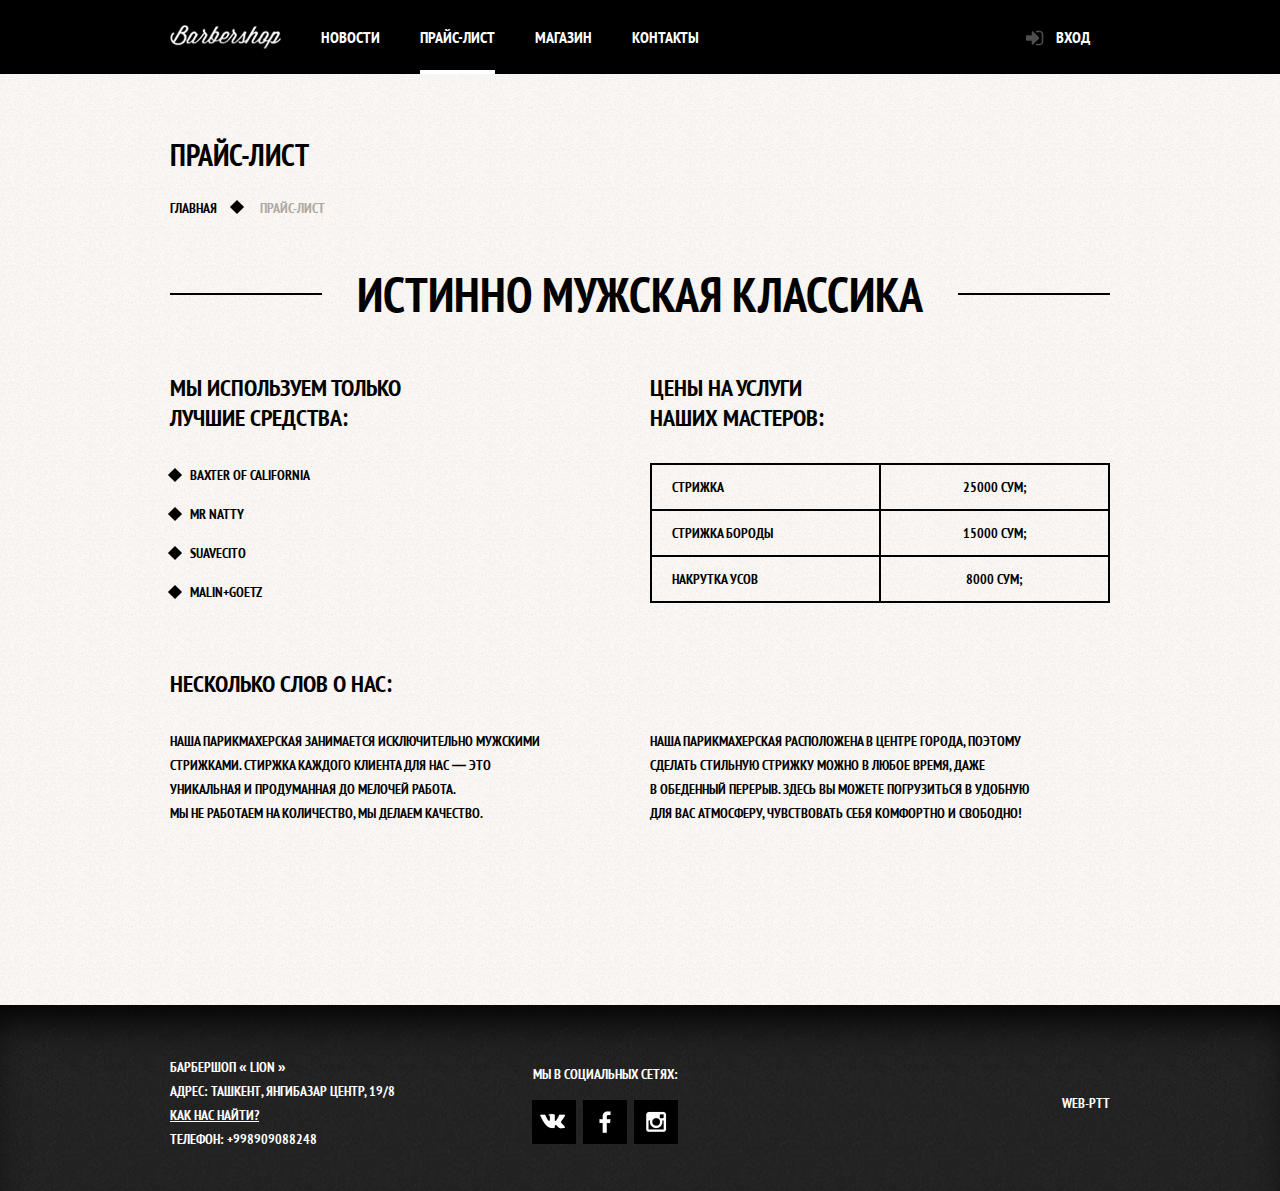
<file: barbershop-master/price.html>
<!DOCTYPE html>
<html lang="ru">

   	<head>
      	<meta charset="utf-8">
      	<title>Прайс-лист — Borodinski</title>
      	<link rel="stylesheet" href="css/styles.css">
      	<link rel="shortcut icon" href="img/favicon.ico" type="image/vnd.microsoft.icon">
      	<link rel="icon" type="image/png" href="img/favicon-96x96.png" sizes="96x96">
      	<link rel="icon" type="image/png" href="img/favicon-64x64.png" sizes="64x64">
      	<link rel="icon" type="image/png" href="img/favicon-32x32.png" sizes="32x32">
      	<link rel="icon" type="image/png" href="img/favicon-16x16.png" sizes="16x16">
   	</head>

   	<body>

		<header class="page-header">
         	<nav class="nav-bar  container">

				<a class="inner-logo" href="index.html" title="Вернуться на главную">
					<img src="img/inner-logo.png" width="111" height="24" alt="Барбершоп «Borodinski">
				</a>

				<ul class="main-nav">
               		<li class="main-nav-item">
						<a class="nav-item-link" href="news.html">Новости</a>
					</li>
               		<li class="main-nav-item">
						<a class="nav-item-link  current-page" href="price.html">Прайс-лист</a>
					</li>
               		<li class="main-nav-item">
						<a class="nav-item-link" href="shop.html">Магазин</a>
					</li>
               		<li class="main-nav-item">
						<a class="nav-item-link" href="contacts.html">Контакты</a>
					</li>
            	</ul>

            	<ul class="user-menu">
               		<li class="user-menu-item">
						<a class="login-btn  user-menu-link" href="login.html">Вход</a>
					</li>
            	</ul>

         	</nav>
      	</header>

      	<main class="page-main">
	        <div class="container">

	            <h1 class="inner-title">Прайс-лист</h1>
	            <nav class="breadcrumps">
	               	<a class="breadcrumps-link" href="index.html">Главная</a>
	               	<span class="breadcrumps-current">Прайс-лист</span>
	            </nav>

	            <div class="big-slogan">
	               	<b>Истинно мужская классика</b>
	            </div>

	            <div class="price-content-wrapper">
	               	<section class="tools">
	                  	<h2 class="inner-content-title">Мы используем только<br>лучшие средства:</h2>
	                  	<ul>
	                     	<li>Baxter Of California</li>
	                     	<li>Mr Natty</li>
	                     	<li>Suavecito</li>
	                     	<li>Malin+Goetz</li>
	                  	</ul>
	               	</section>

	               	<section class="price">
	                  	<h2 class="inner-content-title">Цены на услуги<br>наших мастеров:</h2>
	                  	<table>
		                    <tr>
		                        <td>Стрижка</td>
		                        <td>25000 сум;</td>
		                    </tr>
		                    <tr>
		                        <td>Стрижка бороды</td>
		                        <td>15000 сум;</td>
		                    </tr>
		                    <tr>
		                        <td>Накрутка усов</td>
		                        <td>8000 сум;</td>
		                    </tr>
	                  	</table>
	               	</section>
	            </div>

	               	<section class="ubout-us">
	                  	<h2 class="inner-content-title">Несколько слов о нас:</h2>
	                  	<p>Наша парикмахерская занимается исключительно мужскими стрижками. Стиржка каждого клиента для нас&nbsp;&mdash; это уникальная и&nbsp;продуманная до&nbsp;мелочей работа. Мы&nbsp;не&nbsp;работаем на&nbsp;количество, мы&nbsp;делаем качество.</p>
	                  	<p>Наша парикмахерская расположена в&nbsp;центре города, поэтому сделать стильную стрижку можно в&nbsp;любое время, даже в&nbsp;обеденный перерыв. Здесь вы&nbsp;можете погрузиться в&nbsp;удобную для Вас атмосферу, чувствовать себя комфортно и&nbsp;свободно!</p>
	               	</section>

	        </div>
      	</main>

          <footer class="page-footer">
			<div class="footer-container  container">

				<p class="footer-contacts">
					Барбершоп « Lion »<br>
					Адрес: Ташкент, Янгибазар центр, 19/8<br>
					<a class="map-link" href="contacts.html#map" title="Открыть карту">Как нас найти?</a><br>
					Телефон: <a href="tel:+998909088248">+998909088248</a>
				</p>

				<div class="footer-social">
					<p>Мы в социальных сетях:</p>
					<a class="social-btn  social-btn-vk" href="https://vk.com" target="_blank">Вконтакте</a>
					<a class="social-btn  social-btn-fb" href="https://facebook.com" target="_blank">Фейсбук</a>
					<a class="social-btn  social-btn-inst" href="https://www.instagram.com" target="_blank">Инстаграм</a>
				</div>

				<p class="footer-copyright">
					<a href="#" title="Открыть " target="_blank">Web-ptt</a> 
				</p>

			</div>
		</footer>

		<div class="modal-overlay"></div>

		<div class="modal-content-form">
			<h1 class="inner-title">Личный кабинет</h1>
			<p>Введите логин и пароль</p>
			<form class="login-form" action="price.html" method="post">
				<div class="form-field-group">
					<input id="login-field" class="login-field  login-form-field  form-field" type="text" name="login" placeholder="Логин">
					<label for="login-field" class="form-field-label">Логин</label>
				</div>

				<div class="form-field-group">
					<input id="password-field" class="password-field  login-form-field  form-field" type="password" name="password" placeholder="Пароль">
					<label for="password-field" class="form-field-label">Пароль</label>
				</div>

				<label class="checkbox-field">
					<input class="custom-checkbox  visually-hidden" type="checkbox" name="remember" checked>
					<span class="checkbox-replacer"></span>
					Запомнить меня
				</label>

				<a class="restore-link" href="#">Напомнить пароль</a>
				<button class="btn" type="submit">Войти</button>
			</form>
			<p>Впервые на нашем сайте? <a class="sign-up-link" href="#">Зарегистрируйтесь!</a></p>
		</div>

		<div class="modal-content-map">
			<iframe class="location-map" src="https://yandex.ru/map-widget/v1/-/CBQJiVTrHC" width="766" height="560"></iframe>
		</div>

		<script type="text/javascript" src="js/scripts.js"></script>

   	</body>

</html>
</file>
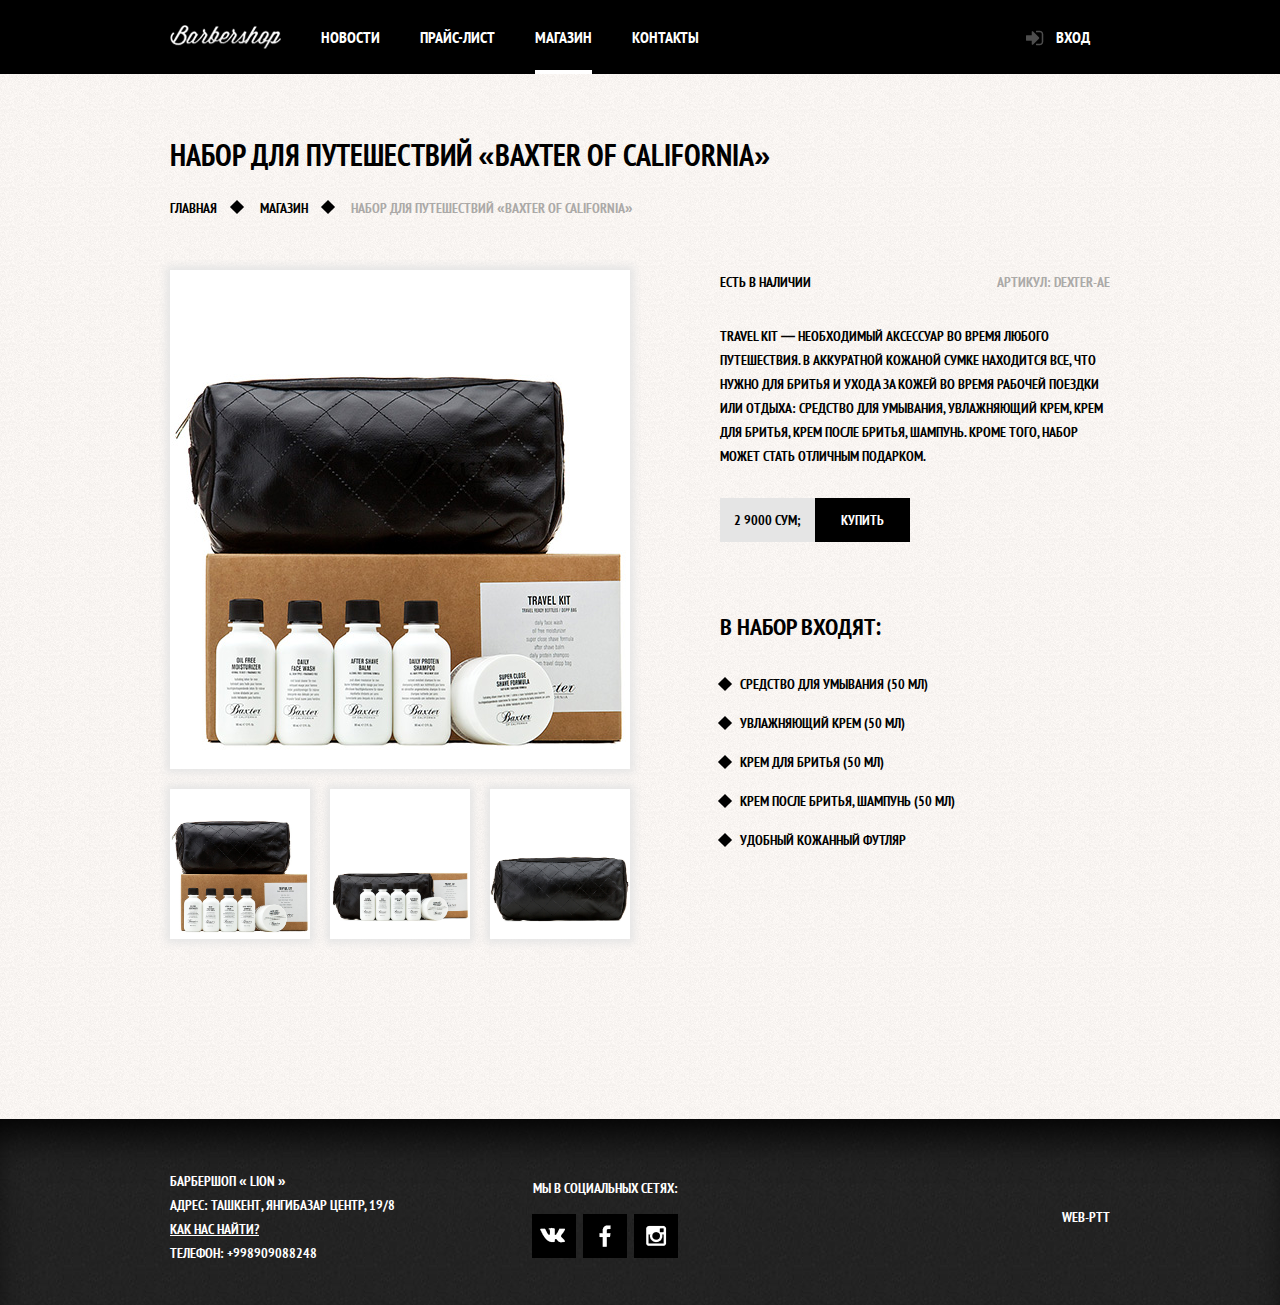
<file: barbershop-master/shop-item.html>
<!DOCTYPE html>
<html lang="ru">

    <head>
    	<meta charset="utf-8">
      	<title>Набор для путешествий «Baxter of California» — Borodinski</title>
      	<link rel="stylesheet" href="css/styles.css">
      	<link rel="shortcut icon" href="img/favicon.ico" type="image/vnd.microsoft.icon">
      	<link rel="icon" type="image/png" href="img/favicon-96x96.png" sizes="96x96">
      	<link rel="icon" type="image/png" href="img/favicon-64x64.png" sizes="64x64">
      	<link rel="icon" type="image/png" href="img/favicon-32x32.png" sizes="32x32">
      	<link rel="icon" type="image/png" href="img/favicon-16x16.png" sizes="16x16">
   	</head>

   	<body>

		<header class="page-header">
         	<nav class="nav-bar  container">

				<a class="inner-logo" href="index.html" title="Вернуться на главную">
					<img src="img/inner-logo.png" width="111" height="24" alt="Барбершоп «Borodinski">
				</a>
				<ul class="main-nav">
               		<li class="main-nav-item">
						<a class="nav-item-link" href="news.html">Новости</a>
					</li>
               		<li class="main-nav-item">
						<a class="nav-item-link" href="price.html">Прайс-лист</a>
					</li>
               		<li class="main-nav-item">
						<a class="nav-item-link  current-page" href="shop.html">Магазин</a>
					</li>
               		<li class="main-nav-item">
						<a class="nav-item-link" href="contacts.html">Контакты</a>
					</li>
            	</ul>

            	<ul class="user-menu">
               		<li class="user-menu-item">
						<a class="login-btn  user-menu-link" href="login.html">Вход</a>
					</li>
            	</ul>

         	</nav>
      	</header>

      	<main class="page-main">
         	<div class="container">

	            <h1 class="inner-title">Набор для путешествий «Baxter of California»</h1>
	            <nav class="breadcrumps">
	               	<a class="breadcrumps-link" href="index.html">Главная</a>
	               	<a class="breadcrumps-link" href="shop.html">Магазин</a>
	               	<span class="breadcrumps-current">Набор для путешествий «Baxter of California»</span>
	            </nav>

	            <div class="shop-content-wrapper">

	               	<section class="goods-item-gallery">
	                  	<h2 class="visually-hidden">Фотографии товара:</h2>
	                  	<img class="primary-photo" src="img/shop-item-1-1.jpg" width="460" height="499" alt="Baxter of California photo 1">
	                  	<img class="item-photo" src="img/shop-item-1-1.jpg" width="460" height="499" alt="Baxter of California photo 2">
	                  	<img class="item-photo" src="img/shop-item-1-2.jpg" width="460" height="499" alt="Baxter of California photo 3">
	                  	<img class="item-photo" src="img/shop-item-1-3.jpg" width="460" height="499" alt="Baxter of California photo 4">
	               	</section>

	               <section class="goods-item-description">
	                  	<h2 class="visually-hidden">Описание товара:</h2>
	                  	<div class="description-header">
	                     	<p>Есть в наличии</p>
	                     	<p>Артикул: DEXTER-AE</p>
	                  	</div>
	                  	<p>
	                     	Travel Kit&nbsp;&mdash; необходимый аксессуар во&nbsp;время любого путешествия. В&nbsp;аккуратной кожаной сумке находится все, что нужно для бритья и&nbsp;ухода за&nbsp;кожей во&nbsp;время рабочей поездки или отдыха: средство для умывания, увлажняющий крем, крем для бритья, крем после бритья, шампунь. Кроме того, набор может стать отличным подарком.
	                  	</p>
	                  	<div class="goods-item-price">
	                     	<span class="price-value">2 9000 сум;</span>
	                     	<a class="shop-btn  btn" href="#">Купить</a>
	                  	</div>
	                  	<h2 class="inner-content-title">В набор входят:</h2>
	                  	<ul>
	                     	<li>Средство для умывания (50 мл)</li>
	                     	<li>Увлажняющий крем (50 мл)</li>
	                     	<li>Крем для бритья (50 мл)</li>
	                     	<li>Крем после бритья, шампунь (50 мл)</li>
	                     	<li>Удобный кожанный футляр</li>
	                  	</ul>
	               </section>

	            </div>

         	</div>
      	</main>

          <footer class="page-footer">
			<div class="footer-container  container">

				<p class="footer-contacts">
					Барбершоп « Lion »<br>
					Адрес: Ташкент, Янгибазар центр, 19/8<br>
					<a class="map-link" href="contacts.html#map" title="Открыть карту">Как нас найти?</a><br>
					Телефон: <a href="tel:+998909088248">+998909088248</a>
				</p>

				<div class="footer-social">
					<p>Мы в социальных сетях:</p>
					<a class="social-btn  social-btn-vk" href="https://vk.com" target="_blank">Вконтакте</a>
					<a class="social-btn  social-btn-fb" href="https://facebook.com" target="_blank">Фейсбук</a>
					<a class="social-btn  social-btn-inst" href="https://www.instagram.com" target="_blank">Инстаграм</a>
				</div>

				<p class="footer-copyright">
					<a href="#" title="Открыть " target="_blank">Web-ptt</a> 
				</p>

			</div>
		</footer>

      	<div class="modal-overlay"></div>

		<div class="modal-content-form">
			<h1 class="inner-title">Личный кабинет</h1>
			<p>Введите логин и пароль</p>
			<form class="login-form" action="shop-item.html" method="post">
				<div class="form-field-group">
					<input id="login-field" class="login-field  login-form-field  form-field" type="text" name="login" placeholder="Логин">
					<label for="login-field" class="form-field-label">Логин</label>
				</div>

				<div class="form-field-group">
					<input id="password-field" class="password-field  login-form-field  form-field" type="password" name="password" placeholder="Пароль">
					<label for="password-field" class="form-field-label">Пароль</label>
				</div>

				<label class="checkbox-field">
					<input class="custom-checkbox  visually-hidden" type="checkbox" name="remember" checked>
					<span class="checkbox-replacer"></span>
					Запомнить меня
				</label>

				<a class="restore-link" href="#">Напомнить пароль</a>
				<button class="btn" type="submit">Войти</button>
			</form>
			<p>Впервые на нашем сайте? <a class="sign-up-link" href="#">Зарегистрируйтесь!</a></p>
		</div>

      	<div class="modal-content-map">
         	<iframe class="location-map" src="https://yandex.ru/map-widget/v1/-/CBQJiVTrHC" width="766" height="560"></iframe>
      	</div>

      	<script type="text/javascript" src="js/scripts.js"></script>

   	</body>

</html>
</file>
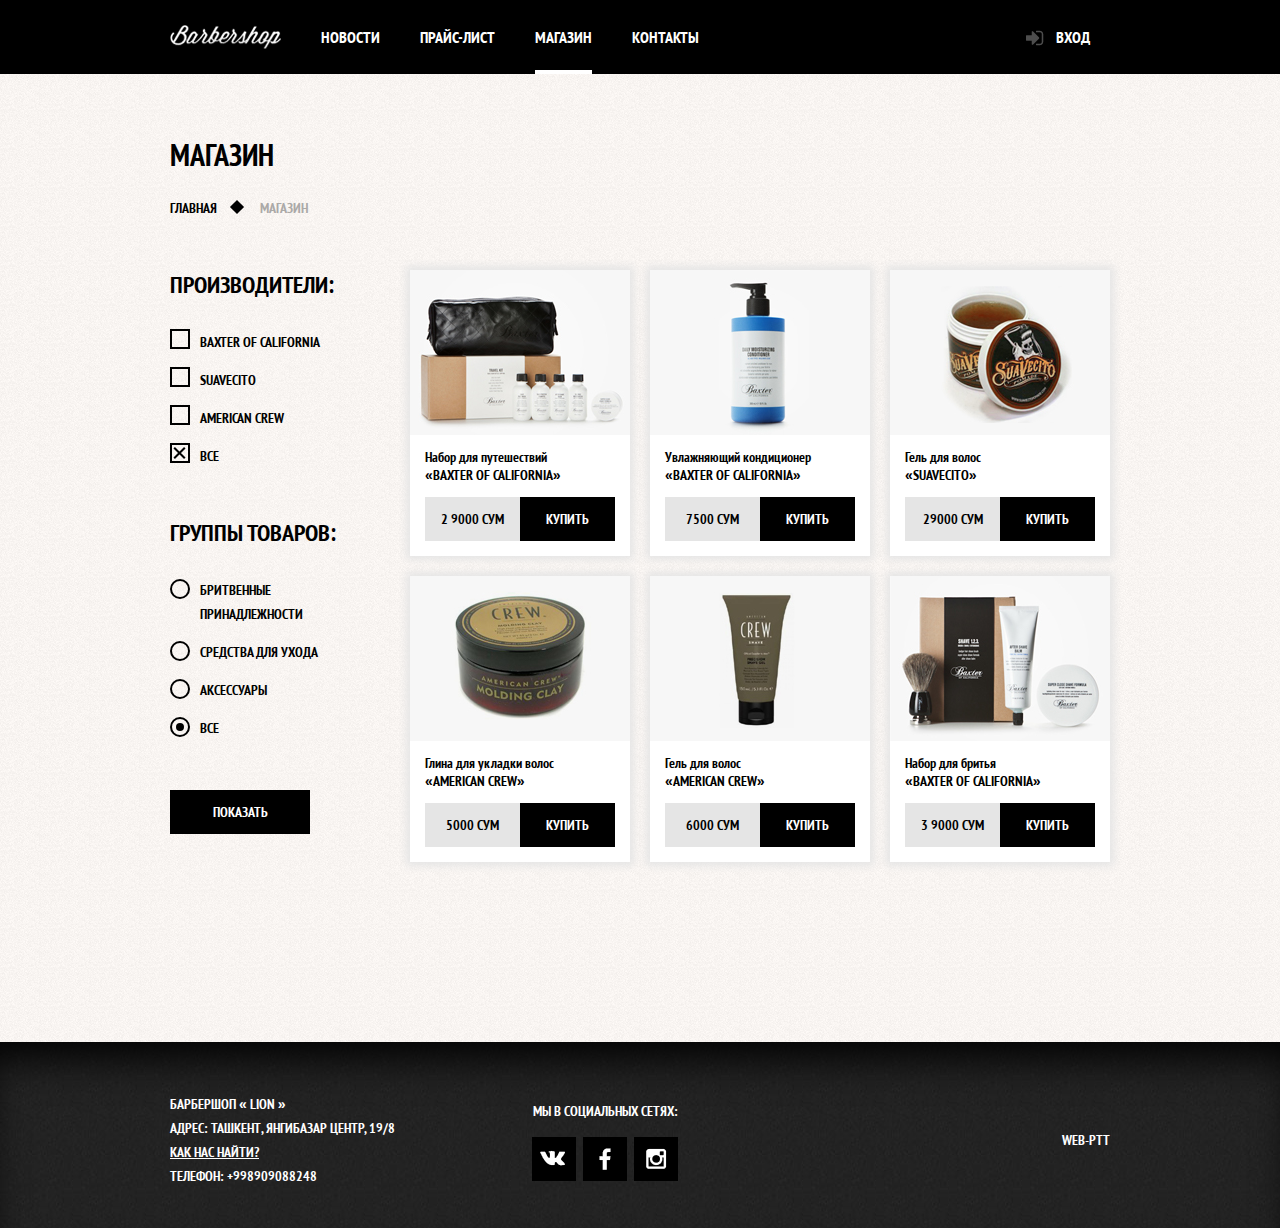
<file: barbershop-master/shop.html>
<!DOCTYPE html>
<html lang="ru">

   	<head>
      	<meta charset="utf-8">
      	<title>Магазин — Borodinski</title>
      	<link rel="stylesheet" href="css/styles.css">
      	<link rel="shortcut icon" href="img/favicon.ico" type="image/vnd.microsoft.icon">
      	<link rel="icon" type="image/png" href="img/favicon-96x96.png" sizes="96x96">
      	<link rel="icon" type="image/png" href="img/favicon-64x64.png" sizes="64x64">
      	<link rel="icon" type="image/png" href="img/favicon-32x32.png" sizes="32x32">
      	<link rel="icon" type="image/png" href="img/favicon-16x16.png" sizes="16x16">
   	</head>

   	<body>

		<header class="page-header">
         	<nav class="nav-bar  container">

				<a class="inner-logo" href="index.html" title="Вернуться на главную">
					<img src="img/inner-logo.png" width="111" height="24" alt="Барбершоп «Borodinski">
				</a>
				<ul class="main-nav">
               		<li class="main-nav-item">
						<a class="nav-item-link" href="news.html">Новости</a>
					</li>
               		<li class="main-nav-item">
						<a class="nav-item-link" href="price.html">Прайс-лист</a>
					</li>
               		<li class="main-nav-item">
						<a class="nav-item-link  current-page" href="shop.html">Магазин</a>
					</li>
               		<li class="main-nav-item">
						<a class="nav-item-link" href="contacts.html">Контакты</a>
					</li>
            	</ul>

            	<ul class="user-menu">
               		<li class="user-menu-item">
						<a class="login-btn  user-menu-link" href="login.html">Вход</a>
					</li>
            	</ul>

         	</nav>
      	</header>

      	<main class="page-main">
	        <div class="container">

	            <h1 class="inner-title">Магазин</h1>
	            <nav class="breadcrumps">
	               	<a class="breadcrumps-link" href="index.html">Главная</a>
	               	<span class="breadcrumps-current">Магазин</span>
	            </nav>

	            <div class="shop-content-wrapper">

	               	<form class="goods-filter" action="shop.html" method="get">

	                  	<h2 class="visually-hidden">Фильтровать по:</h2>

	                  	<fieldset>
	                     	<legend class="inner-content-title">Производители:</legend>
	                     	<label class="checkbox-field">
	                        	<input class="custom-checkbox  visually-hidden" type="checkbox" name="vendor-baxter">
	                        	<span class="checkbox-replacer"></span>
	                        	Baxter of California
	                     	</label>
	                     	<label class="checkbox-field">
		                        <input class="custom-checkbox  visually-hidden" type="checkbox" name="vendor-suavecito">
		                        <span class="checkbox-replacer"></span>
		                        Suavecito
	                     	</label>
	                     	<label class="checkbox-field">
		                        <input class="custom-checkbox  visually-hidden" type="checkbox" name="vendor-american-crew">
		                        <span class="checkbox-replacer"></span>
		                        American Crew
	                     	</label>
							<label class="checkbox-field">
		                        <input class="custom-checkbox  visually-hidden" type="checkbox" name="vendor-all" checked>
		                        <span class="checkbox-replacer"></span>
		                        Все
	                     	</label>
	                  	</fieldset>

	                  	<fieldset>
	                     	<legend class="inner-content-title">Группы товаров:</legend>
	                     	<label class="radio-btn-field">
		                        <input class="custom-radio-btn  visually-hidden" type="radio" name="goods-type" value="shave-tools">
		                        <span class="radio-replacer"></span>
		                        Бритвенные<br>принадлежности
	                     	</label>
	                     	<label class="radio-btn-field">
		                        <input class="custom-radio-btn  visually-hidden" type="radio" name="goods-type" value="care-tools">
		                        <span class="radio-replacer"></span>
		                        Средства для ухода
	                     	</label>
	                     	<label class="radio-btn-field">
		                        <input class="custom-radio-btn  visually-hidden" type="radio" name="goods-type" value="accessories">
		                        <span class="radio-replacer"></span>
		                        Аксессуары
	                     	</label>
							<label class="radio-btn-field">
		                        <input class="custom-radio-btn  visually-hidden" type="radio" name="goods-type" value="all" checked>
		                        <span class="radio-replacer"></span>
		                        Все
	                     	</label>
	                  	</fieldset>

	                  	<button class="btn" type="submit" name="goods-filter-btn">Показать</button>

	               	</form>

	               	<section class="goods-list">

	                  	<h2 class="visually-hidden">Список товаров:</h2>

	                  	<article class="goods-item">
	                     	<a class="goods-item-header" href="shop-item.html" title="Перейти на страницу товара">
		                        <h3 class="goods-item-title"><span>Набор для путешествий</span> «Baxter of California»</h3>
		                        <img src="img/shop-item-1.jpg" width="220" height="165" alt="Набор для путешествий «Baxter of California»">
	                     	</a>
	                     	<div class="goods-item-price">
		                        <span class="price-value">2 9000 сум</span>
		                        <a class="shop-btn  btn" href="#">Купить</a>
	                     	</div>
		                </article>

	                  	<article class="goods-item">
	                     	<a class="goods-item-header" href="#">
		                        <h3 class="goods-item-title"><span>Увлажняющий кондиционер</span> «Baxter of California»</h3>
		                        <img src="img/shop-item-2.jpg" width="220" height="165" alt="Увлажняющий кондиционер «Baxter of California»">
	                     	</a>
	                     	<div class="goods-item-price">
		                        <span class="price-value">7500 сум</span>
		                        <a class="shop-btn  btn" href="#">Купить</a>
	                     	</div>
	                  	</article>

	                  	<article class="goods-item">
	                     	<a class="goods-item-header" href="#">
		                        <h3 class="goods-item-title"><span>Гель для волос</span> «Suavecito»</h3>
		                        <img src="img/shop-item-3.jpg" width="220" height="165" alt="Гель для волос «Suavecito»">
	                     	</a>
	                     	<div class="goods-item-price">
		                        <span class="price-value">29000 сум</span>
		                        <a class="shop-btn  btn" href="#">Купить</a>
	                     	</div>
	                  	</article>

	                  	<article class="goods-item">
	                     	<a class="goods-item-header" href="#">
		                        <h3 class="goods-item-title"><span>Глина для укладки волос</span> «American Crew»</h3>
		                        <img src="img/shop-item-4.jpg" width="220" height="165" alt="Глина для укладки волос «American Crew»">
	                     	</a>
	                     	<div class="goods-item-price">
		                        <span class="price-value">5000 сум </span>
		                        <a class="shop-btn  btn" href="#">Купить</a>
	                     	</div>
	                  	</article>

	                  	<article class="goods-item">
	                     	<a class="goods-item-header" href="#">
		                        <h3 class="goods-item-title"><span>Гель для волос</span> «American Crew»</h3>
		                        <img src="img/shop-item-5.jpg" width="220" height="165" alt="Гель для волос «American Crew»">
	                     	</a>
	                     	<div class="goods-item-price">
		                        <span class="price-value">6000 сум</span>
		                        <a class="shop-btn  btn" href="#">Купить</a>
	                     	</div>
	                  	</article>

	                  	<article class="goods-item">
	                     	<a class="goods-item-header" href="#">
		                        <h3 class="goods-item-title"><span>Набор для бритья</span> «Baxter of California»</h3>
		                        <img src="img/shop-item-6.jpg" width="220" height="165" alt="Набор для бритья «Baxter of California»">
	                     	</a>
	                     	<div class="goods-item-price">
		                        <span class="price-value">3 9000 сум</span>
		                        <a class="shop-btn  btn" href="#">Купить</a>
	                     	</div>
	                  	</article>

	               	</section>

	            </div>

	        </div>
      	</main>

          <footer class="page-footer">
			<div class="footer-container  container">

				<p class="footer-contacts">
					Барбершоп « Lion »<br>
					Адрес: Ташкент, Янгибазар центр, 19/8<br>
					<a class="map-link" href="contacts.html#map" title="Открыть карту">Как нас найти?</a><br>
					Телефон: <a href="tel:+998909088248">+998909088248</a>
				</p>

				<div class="footer-social">
					<p>Мы в социальных сетях:</p>
					<a class="social-btn  social-btn-vk" href="https://vk.com" target="_blank">Вконтакте</a>
					<a class="social-btn  social-btn-fb" href="https://facebook.com" target="_blank">Фейсбук</a>
					<a class="social-btn  social-btn-inst" href="https://www.instagram.com" target="_blank">Инстаграм</a>
				</div>

				<p class="footer-copyright">
					<a href="#" title="Открыть " target="_blank">Web-ptt</a> 
				</p>

			</div>
		</footer>

		<div class="modal-overlay"></div>

		<div class="modal-content-form">
			<h1 class="inner-title">Личный кабинет</h1>
			<p>Введите логин и пароль</p>
			<form class="login-form" action="shop.html" method="post">
				<div class="form-field-group">
					<input id="login-field" class="login-field  login-form-field  form-field" type="text" name="login" placeholder="Логин">
					<label for="login-field" class="form-field-label">Логин</label>
				</div>

				<div class="form-field-group">
					<input id="password-field" class="password-field  login-form-field  form-field" type="password" name="password" placeholder="Пароль">
					<label for="password-field" class="form-field-label">Пароль</label>
				</div>

				<label class="checkbox-field">
					<input class="custom-checkbox  visually-hidden" type="checkbox" name="remember" checked>
					<span class="checkbox-replacer"></span>
					Запомнить меня
				</label>

				<a class="restore-link" href="#">Напомнить пароль</a>
				<button class="btn" type="submit">Войти</button>
			</form>
			<p>Впервые на нашем сайте? <a class="sign-up-link" href="#">Зарегистрируйтесь!</a></p>
		</div>

		<div class="modal-content-map">
			<iframe class="location-map" src="https://yandex.ru/map-widget/v1/-/CBQJiVTrHC" width="766" height="560"></iframe>
		</div>

		<script type="text/javascript" src="js/scripts.js"></script>

   	</body>

</html>
</file>
<file: barbershop-master/css/styles.css>
@font-face {
	font-family: "PT Sans Narrow";
	src: url("../font/ptsansnarrow.woff2") format("woff2"),
		 url("../font/ptsansnarrow.woff") format("woff");
	font-weight: normal;
	font-style: normal;
}

@font-face {
	font-family: "PT Sans Narrow";
	src: url("../font/ptsansnarrowbold.woff2") format("woff2"),
		 url("../font/ptsansnarrowbold.woff") format("woff");
	font-weight: bold;
	font-style: normal;
}


@keyframes bounce {
    0% {transform: translateY(-1000px);}
    70% {transform: translateY(30px);}
    90% {transform: translateY(-10px);}
    100% {transform: translateY(0);}
}

@keyframes shake {
    0%, 100% {transform: translateX(0);}
    10%, 30%, 50%, 70%, 90% {transform: translateX(-10px);}
    20%, 40%, 60%, 80% {transform: translateX(10px);}
}




html,
body {
    padding: 0;
    margin: 0;
    height: 100%;
}

body {
    display: flex;
    flex-direction: column;
    font: 700 14px/24px "PT Sans Narrow", Arial, sans-serif;
    text-transform: uppercase;
}

a {
    text-decoration: none;
    color: inherit;
}


.container {
    width: 940px;
    padding: 0 10px;
    margin: 0 auto;
}

.visually-hidden {
	position: absolute;
	overflow: hidden;
	clip: rect(0 0 0 0);
	height: 1px;
	width: 1px;
	margin: -1px;
	padding: 0;
	border: 0;
}




/* page-header */


.page-header {
	color: rgb(255, 255, 255);
    background: rgb(0, 0, 0);
}


.nav-bar {
    display: flex;
    flex-wrap: wrap;
}


.inner-logo {
    padding: 25px 20px 18px 0;
}


.main-nav,
.user-menu {
    padding: 0;
    margin: 0;
    list-style: none;
    font-size: 0;
}

.user-menu {
	margin-left: auto;
}

.main-nav-item,
.user-menu-item {
    display: inline-block;
    vertical-align: top;
    font-size: 16px;
}

.nav-item-link,
.user-menu-link {
    position: relative;
    display: block;
    padding: 25px 20px;
}
.nav-item-link:hover,
.user-menu-link:hover {
    background: rgb(36, 36, 36);
}
.nav-item-link:active,
.user-menu-link:active {
    color: rgba(255, 255, 255, 0.3);
}


.login-btn {
    padding-left: 50px;
}
.login-btn::before {
    content: "";
    position: absolute;
    top: 30px;  left: 20px;
    width: 18px;
    height: 18px;
    background: url("../img/icons-sprite.png") -15px -15px no-repeat;
    opacity: 0.3;
}
.login-btn:hover::before {
    opacity: 1;
}


.current-page:after {
    content: "";
    position: absolute;
    bottom: 0;  left: 20px;  right: 20px;
    display: block;
    border: 2px solid rgb(255, 255, 255);
}
.current-page:hover {
    background: rgb(0, 0, 0);
}

.login-btn:after {
	left: 50px;
}




/* page-main */


.page-main {
    flex-grow: 1;
    padding: 60px 0 180px;
    color: rgb(0, 0, 0);
    background: rgb(248, 245, 242) url("../img/bg.jpg");
}


.page-main a:hover {
    color: rgb(102, 61, 21);
}
.page-main a:active {
    color: rgba(102, 61, 21, 0.3);
}


.page-main p {
    padding: 0;
    margin: 0;  margin-bottom: 14px;
}


.page-main ul {
    padding: 0;
    margin: 0;
    list-style: none;
}

.page-main ul li {
    position: relative;
    padding-left: 20px;
    margin-bottom: 15px;
}
.page-main ul li::before {
    content: "";
    position: absolute;
	left: 0;  top:50%;
    display:block;
    width: 10px;
	height: 10px;
    margin-top: -5px;
    background: rgb(0, 0, 0);
    transform: rotate(45deg);
}


.page-main table {
    width: 100%;
    border-collapse: collapse;
}

.page-main table td {
    width: 50%;
    padding: 10px 20px;
    text-align: center;
    border: 2px solid rgb(0, 0, 0);
}
.page-main table td:first-child {
    text-align: left;
}


.inner-title {
	width: 100%;
    padding: 0;
    margin: 0;  margin-bottom: 20px;
    font-size: 30px;
    line-height: 42px;
}


.page-main .btn{
	width: 140px;
	padding: 10px 0;
}
.page-main .btn:hover {
    color: rgb(255, 255, 255);
    background: rgb(102, 61, 21);
}
.page-main .btn:active {
    color: rgba(255, 255, 255, 0.3);
}


.breadcrumps {
	width: 100%;
    margin-bottom: 50px;
}

.breadcrumps-link {
	position: relative;
	margin-right: 40px;
}
.breadcrumps-link::after {
    content: "";
	position: absolute;
	top: 3px;  right: -25px;
    display: inline-block;
    width: 10px;
	height: 10px;
    background: rgb(0, 0, 0);
    transform: rotate(45deg);
}

.breadcrumps-current {
    color: rgb(171, 169, 167);
}


.inner-content-title {
	width: 100%;
    padding: 0;
	margin: 0;  margin-bottom: 30px;
    font-size: 24px;
    line-height: 30px;
}




/* page-footer */


.page-footer {
    padding: 50px 0 40px;
	color: rgb(255, 255, 255);
    background: rgb(36, 36, 36) url("../img/footer-bg.jpg");
    box-shadow: inset 0 30px 40px -15px rgb(0, 0, 0);
}

.footer-container {
    display: flex;
    align-items: center;
}

.page-footer a:hover {
    text-decoration: underline;
}
.page-footer a:active {
    color: rgba(255, 255, 255, 0.3);
}


.footer-contacts {
	padding: 0;
    margin: 0;
}

.map-link {
    text-decoration: underline;
}


.footer-social {
    margin-left: 135px;
    text-align: center;
}

.footer-social p {
	padding: 0;
    margin: 0;  margin-bottom: 14px;
}

.social-btn {
    display: inline-block;
	box-sizing: border-box;
    width: 44px;
    height: 44px;
    margin: 0 2px;
    font-size: 0;
    vertical-align: top;
    background: rgb(0, 0, 0) url("../img/icons-sprite.png") no-repeat;
}
.social-btn:hover {
    background-color: rgb(255, 255, 255);
}
.social-btn:active {
    background-color: rgba(255, 255, 255, 0.3);
}

.social-btn-vk {
    background-position: -7px -140px;
}
.social-btn-vk:hover {
    background-position: -7px -186px;
}

.social-btn-fb {
    background-position: 1px -234px;
}
.social-btn-fb:hover {
    background-position: 0px -286px;
}

.social-btn-inst {
    background-position: -3px -338px;
}
.social-btn-inst:hover {
    background-position: -3px -389px;
}


.footer-copyright {
	padding: 0;
    margin: 0;  margin-left: auto;
    text-align: right;
}

.footer-copyright .copyright-btn {
    display: block;
    padding: 10px;
    margin-top: 14px;
}
.footer-copyright .copyright-btn:hover {
    text-decoration: none;
    color: rgb(0, 0, 0);
    background: rgb(255, 255, 255);
}
.footer-copyright .copyright-btn:active {
    background: rgba(255, 255, 255, 0.3);
}




/* Стили кнопок */

.btn {
    display: inline-block;
    vertical-align: top;
    box-sizing: border-box;
    font: inherit;
    text-align: center;
    text-transform: inherit;
    color: rgb(255, 255, 255);
    background: rgb(0, 0, 0);
    border: none;
    cursor: pointer;
}
.btn:hover {
    color: rgb(255, 255, 255);
    background: rgb(102, 61, 21);
}
.btn:active {
    color: rgba(255, 255, 255, 0.3);
    border: none;
    outline: none;
}

.btn.disabled,
.btn:disabled {
    opacity: 0.5;
    cursor: default;
}
.btn.disabled:hover,
.btn:disabled:hover {
    background: rgb(0, 0, 0);
}




/* Стили полей форм */


.form-field-group {
	position: relative;
}

.form-field {
    box-sizing: border-box;
    padding: 7px 15px;
    font: inherit;
    text-transform: inherit;
    color: inherit;
    border: 2px solid rgb(0, 0, 0);
    background: rgb(248, 245, 242);
}
.form-field:focus {
    outline: 0;
    border: 2px solid rgb(102, 61, 21);
}
.form-field:placeholder-shown + .form-field-label {
	position: absolute;
	overflow: hidden;
	clip: rect(0 0 0 0);
	height: 1px;
	width: 1px;
	margin: -1px;
	padding: 0;
	border: 0;
}

.form-field:focus + .form-field-label {
	color: rgb(102, 61, 21);
}

.form-field-label {
	position: absolute;
	top: -10px;  left: 15px;
	display: block;
	padding: 0 2px;
	font-size: 12px;
	background: rgb(248, 245, 242);
}

.form-field-invalid {
    border-color: rgb(200, 0, 0);
}
.form-field-invalid:focus {
    border-color: rgb(200, 0, 0);
}


.checkbox-field,
.radio-btn-field {
    position: relative;
    padding-left: 30px;
    cursor: pointer;
}
.checkbox-field:hover,
.radio-btn-field:hover {
    color: rgb(102, 61, 21);
}
.checkbox-field:active,
.radio-btn-field:hover {
    color: rgba(102, 61, 21, 0.3);
}

.custom-checkbox + .checkbox-replacer {
    position: absolute; top: -1px; left: 0;
    box-sizing: border-box;
    width: 20px;
	height: 20px;
    border: 2px solid rgb(0, 0, 0);
}
.custom-checkbox:focus + .checkbox-replacer {
    border-color: rgb(102, 61, 21);
}
.custom-checkbox:checked + .checkbox-replacer::before,
.custom-checkbox:checked + .checkbox-replacer::after {
    content: "";
    position: absolute;
	top: 7px;  left: 0px;
    width: 15px;
	height: 2px;
    background: rgb(0, 0, 0);
}
.custom-checkbox:checked + .checkbox-replacer::before {
    transform: rotate(45deg);
}
.custom-checkbox:checked + .checkbox-replacer::after {
    transform: rotate(-45deg);
}


.custom-radio-btn + .radio-replacer {
    position: absolute;
	top: 1px;  left: 0;
    box-sizing: border-box;
    width: 20px;
	height: 20px;
    border: 2px solid rgb(0, 0, 0); border-radius: 50%;
}
.custom-radio-btn:focus + .radio-replacer {
    border-color: rgb(102, 61, 21);
}
.custom-radio-btn:checked + .radio-replacer::after {
    content: "";
    position: absolute;
	top: 4px;  left: 4px;
    width: 8px;
	height: 8px;
    background: rgb(0, 0, 0);
    border-radius: 50%;
}




/* Стили modal- */


.modal-overlay {
    display: none;
    position: fixed;
	top: 0;  left: 0;
    z-index: 100;
    width: 100%;
	height: 100%;
    background: rgba(0, 0, 0, 0.5);
}

.modal-overlay-show {
    display: block;
}


.modal-content-close {
    position: absolute;
	top: -5px; right: -30px;
    z-index: 200;
    width: 25px;
	height: 25px;
    font-size: 0;
    background: transparent;
    border: 0;
    cursor: pointer;
}
.modal-content-close::before,
.modal-content-close::after {
    content: "";
    position: absolute;
	top: 10px;  left: 2px;
    width: 22px;
	height: 4px;
    background: rgb(208, 208, 208);
}
.modal-content-close::before {
    transform: rotate(45deg);
}
.modal-content-close::after {
    transform: rotate(-45deg);
}


.modal-content-map {
    display: none;
    z-index: 200;
    position: fixed;
	top: 50%;  left: 50%;
	width: 717px;
	height: 495px;
    margin-left: -390px;  margin-top: -287px;
    box-sizing: border-box;
    border: 7px solid rgb(255, 255, 255);
}

.location-map {
	width: 100%;
	border: none;
}

.modal-content-map .modal-content-close {
    top: -10px;  right: -37px;
}

.modal-content-map-show {
    display: block;
}


.modal-content-form {
    display: none;
    position: absolute;
	top: 120px;  left: 50%;
    z-index: 200;
	width: 300px;
	padding: 60px 80px;
    margin-left: -230px;
    color: rgb(0, 0, 0);
    background: rgb(248, 245, 242) url("../img/bg.jpg");
    box-shadow: 0 20px 50px rgba(0, 0, 0, 0.7);
}

.modal-content-form-show {
    display: block;
    animation: bounce 0.6s;
}

.modal-content-form-error {
    animation: shake 0.6s;
}


.modal-content-form p {
    padding: 0;
	margin: 0;  margin-bottom: 14px;
}
.modal-content-form p:last-of-type {
    margin-bottom: 0;
}


.login-form .login-field,
.login-form .password-field {
    width: 300px;
    padding-right: 40px;
	margin-bottom: 14px;
	background: rgb(248, 245, 242) url("../img/icons-sprite.png") no-repeat;
}

.login-form .login-field {
    background-position: 252px -50px;
}

.login-form .password-field {
    background-position: 252px -96px;
}


.restore-link,
.sign-up-link {
	float: right;
    text-decoration: underline;
}
.restore-link:hover,
.sign-up-link:hover {
    color: rgb(102, 61, 21);
}
.restore-link:active,
.sign-up-link:active {
    color: rgba(102, 61, 21, 0.3);
}


.login-form .btn {
    width: 300px;
	padding: 10px 0;
    margin: 14px 0;
}




/* index-page */


.index-main {
    padding: 80px 0;
	color: rgb(255, 255, 255);
    background: rgb(0, 0, 0) url("../img/index-bg.jpg") left top / 100% no-repeat;
}

.index-main p {
    margin-bottom: 25px;
}


.index-logo {
    display: block;
    width: 368px;
    margin: 0 auto;
}


.index-features {
    margin: 80px 0;
    color: rgb(255, 255, 255);
}

.features-content {
    display: flex;
    justify-content: space-between;
    padding: 0;
    margin: 0;
    list-style: none;
}

.features-item {
    width: 260px;
    padding: 0 20px;
    margin: 0;
    text-align: center;
}

.features-item p {
	padding: 0;
    margin: 0;
}

.feautures-item-title {
    font-size: 30px;
    line-height: 42px;
}

.feautures-item-title::after {
    content: "";
    display:block;
    width: 20px;
	 height: 20px;
    margin: 20px auto 25px;
    background: rgb(255, 255, 255);
    transform: rotate(45deg);
}


.index-content-wrapper {
    display: flex;
    justify-content: space-between;
    padding: 60px 80px;
    margin-bottom: 25px;
    color: rgb(0, 0, 0);
    background: url("../img/content-splitter.png") no-repeat center,
                rgb(248, 245, 242) url("../img/bg.jpg");
}
.index-content-wrapper:last-child {
    margin-bottom: 0;
}


.index-content-title {
    padding: 0;
	margin: 0;
    margin-bottom: 25px;
    font-size: 30px;
    line-height: 42px;
}
.index-content-title::first-line {
    line-height: 30px;
}


.index-news,
.index-contacts {
    width: 340px;
}

.index-gallery,
.index-appointment {
    width: 300px;
}


.index-news time {
    font-weight: 400;
    text-transform: none;
}


.gallery-content {
    max-height: 285px;
    overflow-y: scroll;
    overflow-x: hidden;
}

.gallery-photo {
    padding: 0;
    margin: 0;
    display: block;
}

.gallery-photo img {
    padding: 0;
    margin: 0;
    border: 7px solid rgb(255, 255, 255);
}

.index-gallery-js {
	display: flex;
	flex-direction: column;
    align-items: flex-start;
}

.index-gallery-js .gallery-content {
    position: relative;
    overflow: visible;
    height: 178px;
    margin-bottom: 50px;
}

.index-gallery-js .gallery-photo {
    position: absolute;
	top: 0;  left: 0;
}

.index-gallery-js .current-photo {
	position: relative;
    z-index: 10;
}
.index-gallery-js .current-photo:hover::before {
	content: "";
	position: absolute;
	top: 40px;  left: 110px;
	box-sizing: border-box;
	width: 80px;
	height: 80px;
	background: rgba(200, 200, 200, 0.5) url("../img/favicon-64x64.png") 50% 50% / 70% no-repeat;
	border: 5px solid rgb(0, 0, 0);
	border-radius: 50%;
}
.index-gallery-js .current-photo:hover::after {
	content: "";
	position: absolute;
	top: 122px;  left: 162px;
	width: 30px;
	height: 10px;
	background: rgb(0, 0, 0);
	border-radius: 5px;
	transform: rotate(55deg);
}
.index-gallery-js .current-photo:active::before,
.index-gallery-js .current-photo:active::after {
	opacity: 0.7;
}

.index-gallery-js .gallery-nav {
	width: 300px;
	display: flex;
	justify-content: space-between;
	margin-top: auto;
}


.modal-content-photo {
	display: none;
    z-index: 200;
    position: fixed;
	top: 50%;  left: 50%;
}

.modal-content-photo-show {
	display: block;
}

.zoomed-photo {
	padding: 0;
	margin: 0;
	width: 1200px;
	height: auto;
	border: 7px solid rgb(255, 255, 255);
}

.gallery-slider-btn {
	position: absolute;
	top: 7px;  bottom: 14px;
	width: 100px;
	padding: 0;
	margin: 0;
	background: transparent;
	border: none;
	outline: none;
	cursor: pointer;
}
.gallery-slider-btn::after {
	content: "";
	position: absolute;
	top: 50%;
	width: 35px;
	height: 64px;
	margin-top: -32px;
	opacity: 0.5;
}

.gallery-slider-prev {
	left: 7px;
}
.gallery-slider-prev:hover {
	background: linear-gradient(to right, rgba(0, 0, 0, 0.3), transparent 80%);
}
.gallery-slider-prev::after {
	left: 15px;
	background: url(../img/arrow-back.png) 50% 50% no-repeat;
}
.gallery-slider-prev:hover::after {
	opacity: 1;
	left: 10px;
}
.gallery-slider-prev:active::after {
	transform: scale(0.9);
}

.gallery-slider-next {
	right: 7px;
}
.gallery-slider-next:hover {
	background: linear-gradient(to left, rgba(0, 0, 0, 0.3), transparent 80%);
}
.gallery-slider-next::after {
	right: 15px;
	background: url(../img/arrow-next.png) 50% 50% no-repeat;
}
.gallery-slider-next:hover::after {
	opacity: 1;
	right: 10px;
}
.gallery-slider-next:active::after {
	transform: scale(0.9);
}


.index-contacts {
    display: flex;
    flex-direction: column;
    align-items: flex-start;
}

.map-btn {
    margin-top: auto;
}


.appointment-form {
    display: flex;
    flex-wrap: wrap;
    justify-content: space-between;
}

.appointment-field {
    width: 140px;
    margin-bottom: 20px;
}


.appointment-form .btn {
    width: 100%;
}




/* login-page */


.login-content {
    width: 300px;
    margin: 0 auto;
}

.login-content p:last-of-type {
    margin-bottom: 0;
}




/* contacts-page */


.contacts-content-wrapper {
    margin-bottom: 50px;
}
.contacts-content-wrapper:last-child {
    margin-bottom: 0px;
}


.schedule p {
    margin-bottom: 0;
}

.schedule table td {
    width: 33%;
}


.location {
	display: flex;
	flex-wrap: wrap;
	justify-content: space-between;
}

.location p {
	width: 400px;
    margin-bottom: 25px;
}


.location p:nth-of-type(2n) {
    text-align: right;
}




/* shop-pages */

.shop-content-wrapper {
    display: flex;
    justify-content: space-between;
}


.goods-filter {
    width: 220px;
}

.goods-filter fieldset {
    padding: 0;
    margin: 0;  margin-bottom: 50px;
    border: none;
}

.goods-filter .checkbox-field,
.goods-filter .radio-btn-field {
    display: block;
    margin-bottom: 14px;
}
.goods-filter .checkbox-field:last-child,
.goods-filter .radio-btn-field:last-child {
    margin-bottom: 0;
}


.goods-list {
    display: flex;
    flex-wrap: wrap;
    width: 700px;
}


.goods-item {
    box-sizing: border-box;
    width: 220px;
    margin-right: 20px;  margin-bottom: 20px;
    background: rgb(255, 255, 255);
    box-shadow: 0 0 8px 4px rgb(229, 229, 229);
}
.goods-item:nth-of-type(3n) {
    margin-right: 0;
}
.goods-item:nth-of-type(n+4) {
    margin-bottom: 0;
}
.goods-item:hover {
    box-shadow: 0 0 16px 8px rgb(229, 229, 229);
}

.goods-item-header {
    position: relative;
    display: flex;
    flex-direction: column-reverse;
}


.goods-item-title {
    padding: 0;
    margin: 13px 0;  margin-left: 15px;
    font-size: 14px;
    line-height: 18px;
}

.goods-item-title span {
    display: block;
    text-transform: none;
}


.goods-item-price {
    display: flex;
}
.goods-item .goods-item-price {
    margin-left: 15px;  margin-bottom: 15px;
}

.goods-item-price .price-value {
    display: block;
    width: 95px;
    padding: 10px 0;
    text-align: center;
    background: rgb(229, 229, 229);
}

.goods-item-price .shop-btn {
    width: 95px;
}




.goods-item-gallery {
    display: flex;
    flex-wrap: wrap;
    justify-content: space-between;
    width: 460px;
}

.goods-item-gallery img {
    box-shadow: 0 0 8px 4px rgb(229, 229, 229);
}

.item-photo {
    width: 140px;
	height: 150px;
    cursor: pointer;
}
.item-photo:hover {
    box-shadow: 0 0 16px 8px rgb(229, 229, 229);
}

.primary-photo {
    width: 460px; height: 499px;
    margin-bottom: 20px;
}


.goods-item-description {
    width: 390px;
}

.goods-item-description .description-header {
    display: flex;
    justify-content: space-between;
}
.description-header p:last-child {
    color: rgb(171, 169, 167);
}

.goods-item-description p {
    margin-bottom: 30px;
}

.goods-item-description .goods-item-price {
    margin-bottom: 70px;
}




/* price-page */


.big-slogan {
    display: flex;
    align-items: center;
	width: 100%;
    margin-bottom: 55px;
    font-size: 48px;
    line-height: 48px;
    text-align: center;
}
.big-slogan::before,
.big-slogan::after {
    content: "";
    flex-grow: 1;
    border: 1px solid rgb(0, 0, 0);
}

.big-slogan b {
    flex-grow: 0;
    margin: 0 35px;
    font-size: 48px;
    line-height: 48px;
}


.price-content-wrapper {
	display: flex;
	justify-content: space-between;
    margin-bottom: 50px;
}
.price-content-wrapper:last-child {
    margin-bottom: 0px;
}


.tools,
.price {
    width: 460px;
}


.ubout-us {
	display: flex;
	flex-wrap: wrap;
}

.ubout-us p {
    width: 380px;
    margin-bottom: 0;
}
.ubout-us p:nth-child(even) {
	margin-right: 100px;
}




/* news-page */


.news-item {
	display: flex;
	flex-direction: row-reverse;
	justify-content: space-between;
	align-items: flex-start;
    padding: 0;
	margin: 0;  margin-bottom: 50px;
}
.news-item:last-child {
    margin-bottom: 0;
}

.news-item-body {
    width: 800px;
}

.news-item-body p:last-of-type {
    margin-bottom: 0;
}


.news-item-datetime {
    position: relative;
    display: block;
    width: 70px;
    padding: 10px;  padding-top: 20px;
    margin-top: 5px;
    font-weight: 400;
    color: rgb(255, 255, 255);
    text-align: center;
    background: rgb(0, 0, 0);
}
.news-item-datetime::after {
    content: "";
    position: absolute;
	bottom: -20px;  left: 0;
    border: 20px solid rgb(0, 0, 0);
    border-left: 45px solid transparent;
    border-right: 45px solid transparent;
    border-bottom: none;
}

.big-number {
    display: block;
    font-size: 30px;
    font-weight: 700;
}
</file>
<file: shopifly/style.css>
.header1{
    padding-top: 2rem;
    display: grid;
    grid-template-columns: repeat(12 , 50px);
    
    }
.logop{
    padding: 10px;
    font-size: 3rem;
    
    
}

.h1-z{
    font-size: 5.5rem;
    color: cornsilk;
    font-weight: bold;
    padding-top: 2rem;
}
.two-z{
    font-size: 3rem;
    color: cornsilk;
    padding: 1rem;
}
.form-input{
    width: 500px;
    height: 50px;
    border-radius: 5px;
    border: none;
    outline:none;
}

 .btn-v:hover{
     background-color: #faca39;
     
 }

   .btn-v{
    width: 500px;
    height: 50px; 
    color: #fff;
    background-color: #ffba00;
    border:none;
    outline: none;
 }
     
      
    .form-span{
        color: #fff;
        font-size: 1.3rem;
       text-align: center;
    }
    .z11{
        padding: 7rem;
    }


    /* // волнааrgb(99, 102, 253) */
    .z1 {
        margin: 0;
        padding: 0;
        background: #05ace4; 
    }
    .z22 {
        margin-bottom: 5rem;
    }
      
      .header-w {
   
        background: url("img/wave_top.png") no-repeat;
        background-size: contain;
        height: 140px;
       
        background-size: 100%; }
      
/*       
      карточки  */
      .container-card {
        cursor: pointer;
       margin-top: 5rem;
       padding: 2rem;
       height: 350px;
       display: grid;
       grid-template-columns: repeat(3 ,1fr);
       grid-column-gap:20px;
       grid-row-gap:1em;
       
        
    }
    
    /* On mouse-over, add a deeper shadow */
    .card:hover {
        box-shadow: 0 10px 16px 0 rgba(106, 97, 233, 0.2);
    }
    
    /* Add some padding inside the card container */
    .card {
        text-align: center;
        padding: 2px 16px;
    }
    .card-1-p{
   font-size: 2rem;
   color: darkgray;
   text-align: center;
   padding: 2rem;
    }
  
    .card-1-s{
font-size: 3rem;
font-weight:bold;
color: #05ace4;
    }

    /* Иконки  */
    .icon{
        margin-top: 10rem;
        padding: 2rem;
        display: grid;
        grid-template-columns: repeat(3 ,1fr);
        grid-column-gap:20px;
        grid-row-gap:3em;
        height: 400px;
        text-align: center;
    }
   .h3-icon{
       padding: 1rem;
       font-size: 2rem;
       font-weight:bold;
   }
   .item-p{
       font-size: 15px;
       padding: 28px;
   }
   .item-pp{
    font-size: 15px;
    padding: 15px;
    text-align: center;
}

/* foooterrr */
.logo-footer{
    display:grid;
    justify-content : center;
    padding: 5rem;
}

.fff{
    text-align: center;
    
}
.footer-p{
        font-size: 2.6rem;
        padding: 2rem;
    }
.footer-s{
    display: block;
    font-size: 1.3rem;
    font-weight:bold;
    color: rgb(85, 84, 84);
    padding-bottom: 3rem;
    
}
.btn-2{
width: 300px;
}
.but{
    padding-top: 13rem;
    padding-bottom: 2rem;
    text-align: center;
    display: grid;
    grid-template-columns: repeat(3 ,4fr);
}

.line {
    
    margin-top: 1.4rem;
	height: 1px;
	background: #979595;
    opacity: 0.4;
   margin-top: 5rem;
}

/* слайдерр */
@media screen and (max-width: 768px) {
    .header-w{
        /* display: none; */
        height:70px ;
    }
    .logo-footer{
        display: none;
    }
    .fff{
        padding-top: 30rem;
    }
    
}


@media screen and (max-width: 425px) {
    .header-w{
        display: none;
        
    }
    .logo-footer{
        display: none;
    }
}
@media(min-width :768px){
    .header-w{
        /* display: none; */
        height:95px ;
    }
    
}
@media(min-width :991px){
    .header-w{
        /* display: none; */
        height:150px ;
    }
    
}



/* Модалка  */

.modal-overlay {
    position: fixed;
    padding-top: 300px;
    top: 0;
    right: 0;
    left: 0;
    bottom: 0;  
    background: rgba(0, 0, 0, .5);
    transition: background 2s ease-in;

}
        
.modal-window{
    animation-name: animate;

    animation-duration: 0.8s;
    padding: 30px;
    height: 380px;
    width: 600px;
    border-radius: 5px;
    background:#fff;
   margin: 0px  auto ;
   /* чтобы выпригивали сверху */
   transform: translateY(-200px);
   /* чтобы сделать его более плавным  */
   transition: transform .2s ease-in;
}
.modal-header{
    padding: 5px 10px;
    display: flex;
    justify-content: space-between;
    border-bottom: 1px solid #eee;
}

.modal-title {
    font-size: 1.8rem;
    
}

.modal-close {
    cursor: pointer;
    
}

.modal-body {
    padding: 10px;
}
.modal-footer{
    border-top: 1px solid #eee;
    padding: 5px 10px;
}

.modal-btn{
    padding: 15px;
    width: 200px;
    color: #fff;
    border:none;
    background-color: #ffba00;
   
    
    }
  
      .modal-btn:hover {
        cursor: pointer;
        background-color: #fdcc43;
        color: #0a0a0a;
        border:none;
       
      }


    .fade-block {
        display: none;
    }
    
    .fade-block--v{
        display: block;
    }
    
   .form-input{
       padding: 3rem;
   }
    .btn-dark{
        padding: 2px;
        /* padding-left: 20px; */
        margin-top: -40px;
        margin-right: -40px;
        font-size: 30px;
    }




    @keyframes animate {
        from {top:-320px; opacity:0}
        to {top:0; opacity:1}
      }
</file>
